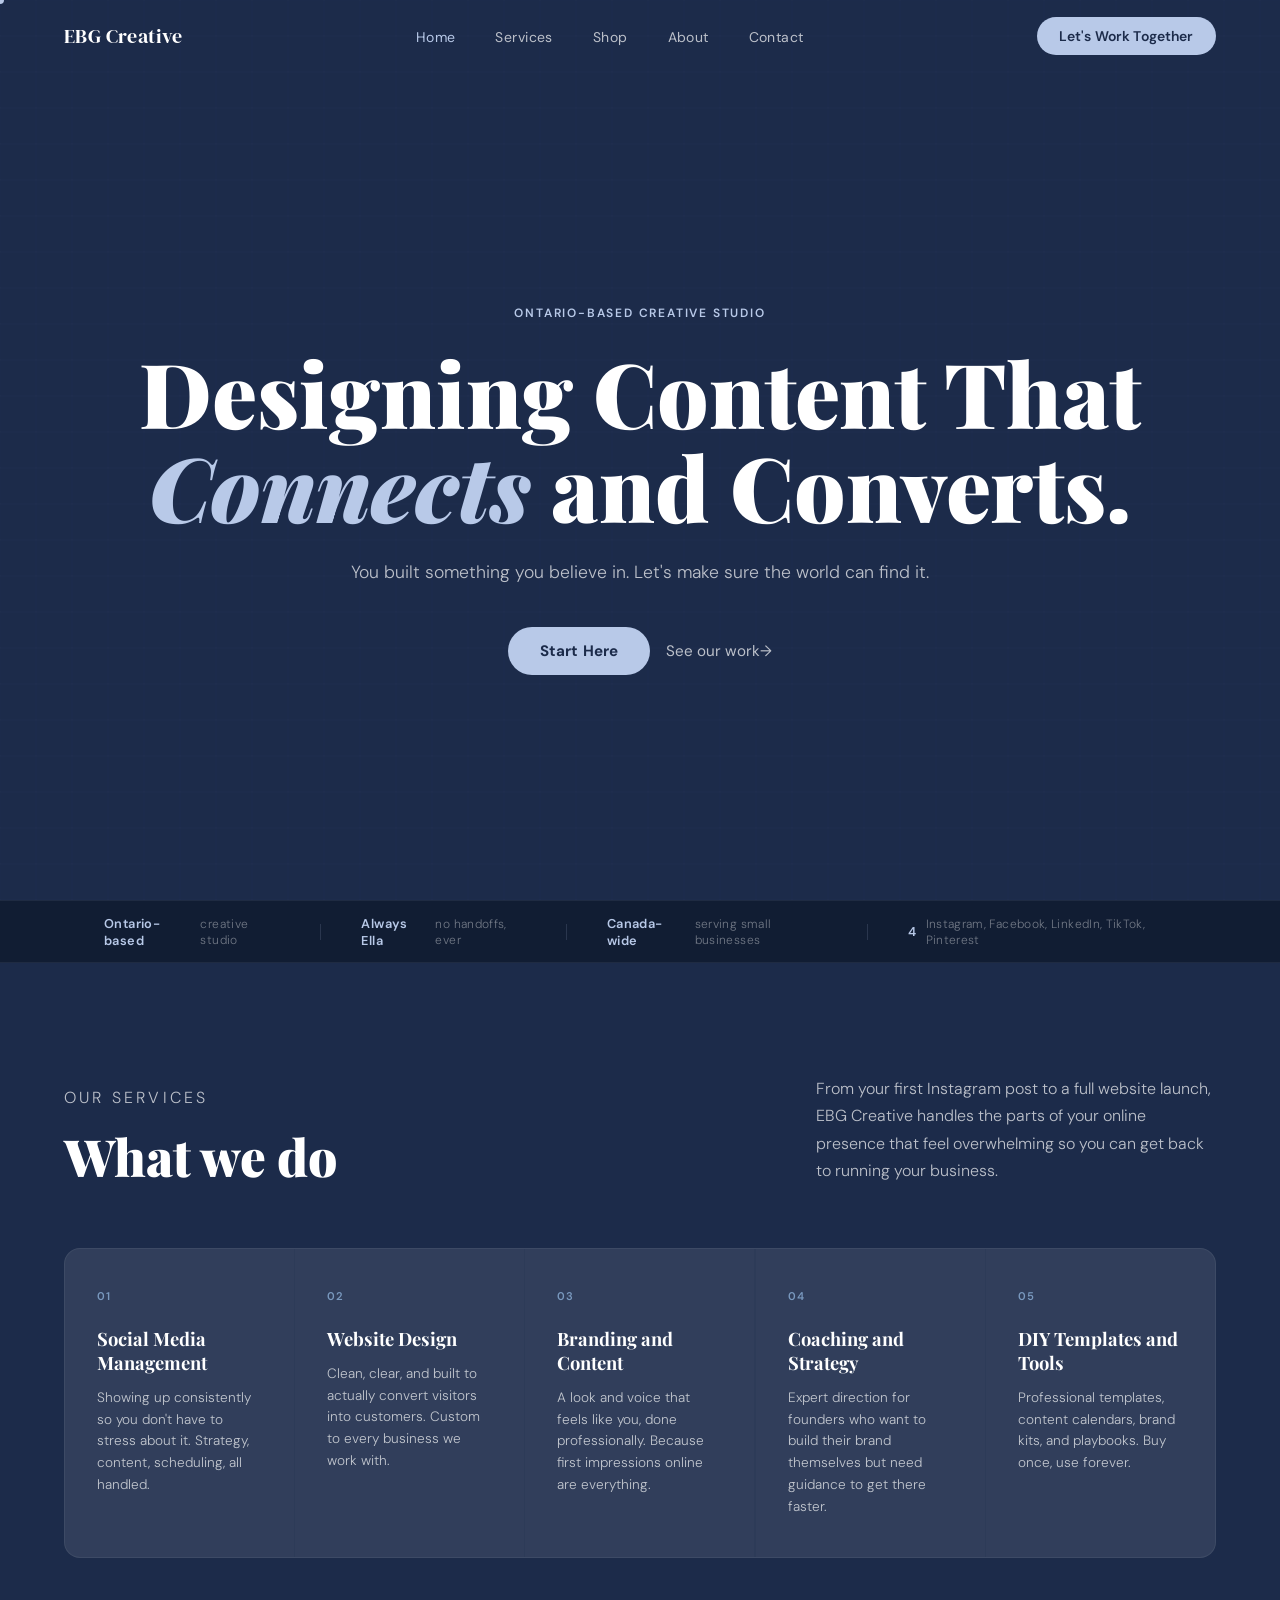
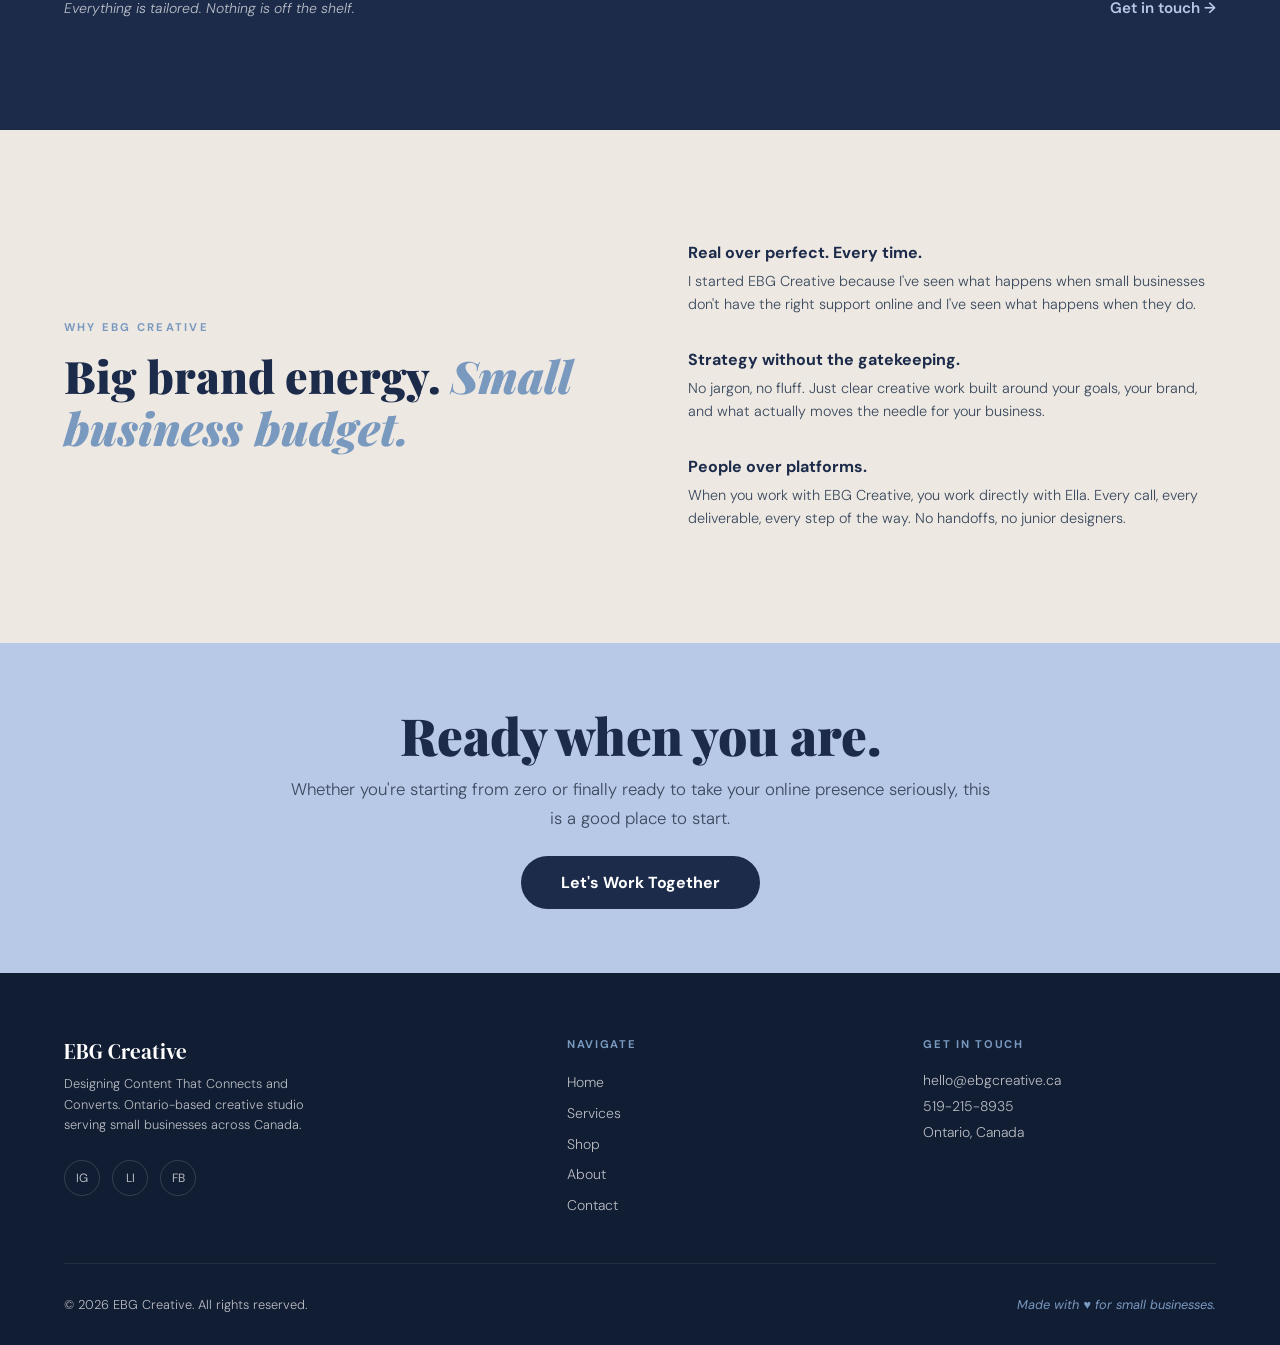
<file: index.html>
<!DOCTYPE html>
<html lang="en">
<head>
  <meta charset="UTF-8">
  <meta name="viewport" content="width=device-width, initial-scale=1.0">
  <title>EBG Creative — Designing Content That Connects and Converts</title>
  <meta name="description" content="EBG Creative helps small businesses show up online through social media management, website design, branding, and content strategy. Ontario-based, Canada-wide.">
  <link rel="stylesheet" href="css/style.css">
</head>
<body>

  <div class="cursor"></div>
  <div class="cursor-follower"></div>

  <nav>
    <a href="index.html" class="nav-logo">EBG Creative</a>
    <ul class="nav-links">
      <li><a href="index.html">Home</a></li>
      <li><a href="pages/services.html">Services</a></li>
      <li><a href="pages/shop.html">Shop</a></li>
      <li><a href="pages/about.html">About</a></li>
      <li><a href="pages/contact.html">Contact</a></li>
    </ul>
    <a href="pages/contact.html" class="nav-cta">Let's Work Together</a>
  </nav>

  <section class="hero grid-hero-wrap" id="gridHero">
    <canvas class="grid-canvas" id="gridCanvas"></canvas>
    <div class="hero-grid" style="grid-template-columns:1fr;text-align:center;max-width:1100px;">
      <div class="hero-content" style="position:relative;z-index:2;">
        <p class="hero-label">Ontario-based creative studio</p>
        <h1 style="font-size:clamp(3.5rem,7vw,6.5rem);">Designing Content That <em>Connects</em> and Converts.</h1>
        <p class="hero-sub" style="margin-left:auto;margin-right:auto;max-width:100%;">You built something you believe in. Let's make sure the world can find it.</p>
        <div class="hero-actions" style="justify-content:center;">
          <a href="pages/contact.html" class="btn-primary">Start Here</a>
          <a href="pages/services.html" class="btn-ghost">See our work</a>
        </div>
      </div>
      </div>
    </div>
  </section>

  <div class="stats-strip">
    <div class="stat-item"><span class="stat-value">Ontario-based</span><span class="stat-label">creative studio</span></div>
    <div class="stat-divider"></div>
    <div class="stat-item"><span class="stat-value">Always Ella</span><span class="stat-label">no handoffs, ever</span></div>
    <div class="stat-divider"></div>
    <div class="stat-item"><span class="stat-value">Canada-wide</span><span class="stat-label">serving small businesses</span></div>
    <div class="stat-divider"></div>
    <div class="stat-item"><span class="stat-value">5 platforms</span><span class="stat-label">Instagram, Facebook, LinkedIn, TikTok, Pinterest</span></div>
  </div>

  <section class="services-section">
    <div class="services-intro reveal">
      <div>
        <p class="section-label">Our Services</p>
        <h2 class="section-title light">What we do</h2>
      </div>
      <p>From your first Instagram post to a full website launch, EBG Creative handles the parts of your online presence that feel overwhelming so you can get back to running your business.</p>
    </div>
    <div class="services-grid">
      <div class="service-item reveal">
        <p class="service-number">01</p>
        <p class="service-name">Social Media Management</p>
        <p class="service-desc">Showing up consistently so you don't have to stress about it. Strategy, content, scheduling, all handled.</p>
      </div>
      <div class="service-item reveal reveal-delay-1">
        <p class="service-number">02</p>
        <p class="service-name">Website Design</p>
        <p class="service-desc">Clean, clear, and built to actually convert visitors into customers. Custom to every business we work with.</p>
      </div>
      <div class="service-item reveal reveal-delay-2">
        <p class="service-number">03</p>
        <p class="service-name">Branding and Content</p>
        <p class="service-desc">A look and voice that feels like you, done professionally. Because first impressions online are everything.</p>
      </div>
      <div class="service-item reveal reveal-delay-3">
        <p class="service-number">04</p>
        <p class="service-name">Coaching and Strategy</p>
        <p class="service-desc">Expert direction for founders who want to build their brand themselves but need guidance to get there faster.</p>
      </div>
      <div class="service-item reveal reveal-delay-4">
        <p class="service-number">05</p>
        <p class="service-name">DIY Templates and Tools</p>
        <p class="service-desc">Professional templates, content calendars, brand kits, and playbooks. Buy once, use forever.</p>
      </div>
    </div>
    <div class="services-footer reveal">
      <p class="services-note">Everything is tailored. Nothing is off the shelf.</p>
      <a href="pages/contact.html" class="text-link">Get in touch →</a>
    </div>
  </section>

  <section class="why-section">
    <div class="why-inner">
      <div class="reveal">
        <p class="section-label">Why EBG Creative</p>
        <h2 class="why-statement">Big brand energy. <em>Small business budget.</em></h2>
      </div>
      <div class="why-points">
        <div class="why-point reveal reveal-delay-1">
          <p class="why-point-title">Real over perfect. Every time.</p>
          <p class="why-point-text">I started EBG Creative because I've seen what happens when small businesses don't have the right support online and I've seen what happens when they do.</p>
        </div>
        <div class="why-point reveal reveal-delay-2">
          <p class="why-point-title">Strategy without the gatekeeping.</p>
          <p class="why-point-text">No jargon, no fluff. Just clear creative work built around your goals, your brand, and what actually moves the needle for your business.</p>
        </div>
        <div class="why-point reveal reveal-delay-3">
          <p class="why-point-title">People over platforms.</p>
          <p class="why-point-text">When you work with EBG Creative, you work directly with Ella. Every call, every deliverable, every step of the way. No handoffs, no junior designers.</p>
        </div>
      </div>
    </div>
  </section>

  <section class="cta-section">
    <div class="cta-inner reveal">
      <h2>Ready when you are.</h2>
      <p>Whether you're starting from zero or finally ready to take your online presence seriously, this is a good place to start.</p>
      <a href="pages/contact.html" class="btn-dark">Let's Work Together</a>
    </div>
  </section>

  <footer>
    <div class="footer-top">
      <div>
        <p class="footer-brand-name">EBG Creative</p>
        <p class="footer-tagline">Designing Content That Connects and Converts. Ontario-based creative studio serving small businesses across Canada.</p>
        <div class="footer-socials">
          <a href="https://instagram.com/ebg.creative" target="_blank" class="social-link" aria-label="Instagram">IG</a>
          <a href="#" class="social-link" aria-label="LinkedIn">LI</a>
          <a href="#" class="social-link" aria-label="Facebook">FB</a>
        </div>
      </div>
      <div class="footer-col">
        <h4>Navigate</h4>
        <ul>
          <li><a href="index.html">Home</a></li>
          <li><a href="pages/services.html">Services</a></li>
          <li><a href="pages/shop.html">Shop</a></li>
          <li><a href="pages/about.html">About</a></li>
          <li><a href="pages/contact.html">Contact</a></li>
        </ul>
      </div>
      <div class="footer-col">
        <h4>Get in Touch</h4>
        <p class="footer-contact-item"><a href="mailto:hello@ebgcreative.ca">hello@ebgcreative.ca</a></p>
        <p class="footer-contact-item"><a href="tel:+15192158935">519-215-8935</a></p>
        <p class="footer-contact-item">Ontario, Canada</p>
      </div>
    </div>
    <div class="footer-bottom">
      <p class="footer-copy">© 2026 EBG Creative. All rights reserved.</p>
      <p class="footer-heart">Made with ♥ for small businesses.</p>
    </div>
  </footer>

  <style>
  .grid-hero-wrap { position: relative; overflow: hidden; }
  .grid-canvas { position: absolute; inset: 0; width: 100%; height: 100%; display: block; z-index: 0; pointer-events: none; }
  .hero-placeholder { display: flex; align-items: center; justify-content: center; height: 100%; }
  .placeholder-box { background: rgba(184,201,232,0.08); border: 1.5px dashed rgba(184,201,232,0.3); border-radius: 20px; display: flex; align-items: center; justify-content: center; text-align: center; padding: 2rem; }
  .placeholder-box.tall { width: 100%; max-width: 420px; min-height: 480px; }
  .placeholder-box span { font-size: 0.8rem; font-weight: 500; letter-spacing: 0.08em; text-transform: uppercase; color: rgba(184,201,232,0.5); }
  </style>

  <script>
  (function() {
    var wrap = document.getElementById('gridHero');
    var canvas = document.getElementById('gridCanvas');
    var ctx = canvas.getContext('2d');
    var mouse = { x: -999, y: -999 };
    var SIZE = 36;
    var cells = [];
    var cols, rows;
    function resize() {
      canvas.width = wrap.offsetWidth;
      canvas.height = wrap.offsetHeight;
      initGrid();
    }
    function initGrid() {
      cols = Math.ceil(canvas.width / SIZE) + 1;
      rows = Math.ceil(canvas.height / SIZE) + 1;
      cells = [];
      var colors = ['#B8C9E8','#A0B4D6','#7A99BF','#D6E0F0'];
      for (var r = 0; r < rows; r++) {
        for (var c = 0; c < cols; c++) {
          cells.push({ x: c*SIZE, y: r*SIZE, lit: 0, target: 0, delay: Math.random()*Math.PI*2, color: colors[Math.floor(Math.random()*colors.length)] });
        }
      }
    }
    resize();
    window.addEventListener('resize', resize);
    wrap.addEventListener('mousemove', function(e) { var r = wrap.getBoundingClientRect(); mouse.x = e.clientX-r.left; mouse.y = e.clientY-r.top; });
    wrap.addEventListener('mouseleave', function() { mouse.x = -999; mouse.y = -999; });
    var t = 0;
    function loop() {
      ctx.clearRect(0,0,canvas.width,canvas.height);
      t += 0.018;
      for (var i = 0; i < cells.length; i++) {
        var cell = cells[i];
        var cx = cell.x+SIZE/2, cy = cell.y+SIZE/2;
        var dx = mouse.x-cx, dy = mouse.y-cy;
        var dist = Math.sqrt(dx*dx+dy*dy);
        if (dist < 130) { cell.target = 1-dist/130; } else { cell.target = Math.max(0, Math.sin(t*0.5+cell.delay)*0.04); }
        cell.lit += (cell.target-cell.lit)*0.1;
        if (cell.lit > 0.012) {
          var shrink = cell.lit*7;
          ctx.save(); ctx.fillStyle = cell.color; ctx.globalAlpha = cell.lit*0.8;
          ctx.fillRect(cell.x+shrink, cell.y+shrink, SIZE-shrink*2-1, SIZE-shrink*2-1);
          ctx.restore();
        }
        ctx.save(); ctx.strokeStyle='#B8C9E8'; ctx.globalAlpha=0.035+cell.lit*0.07; ctx.lineWidth=0.5;
        ctx.strokeRect(cell.x,cell.y,SIZE,SIZE); ctx.restore();
      }
      requestAnimationFrame(loop);
    }
    loop();
  })();
  </script>
  <script src="js/main.js"></script>
</body>
</html>
</file>
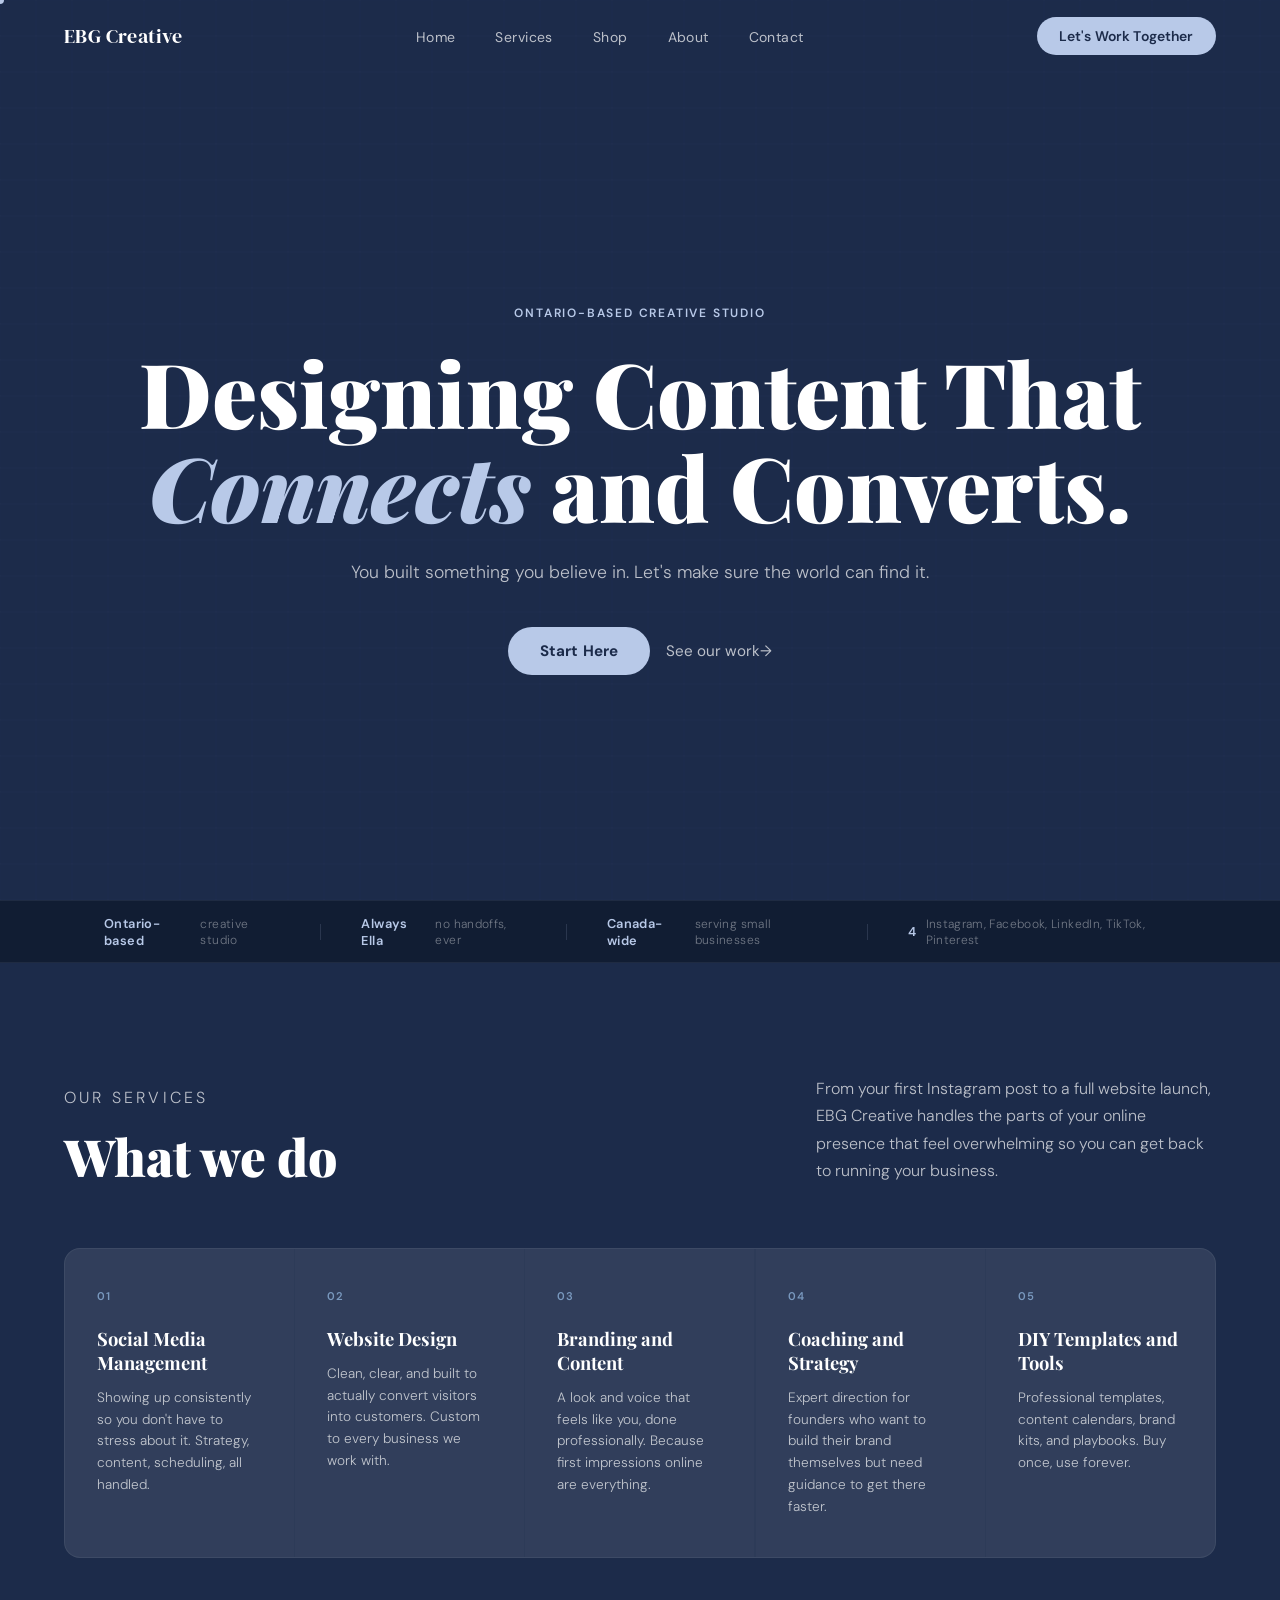
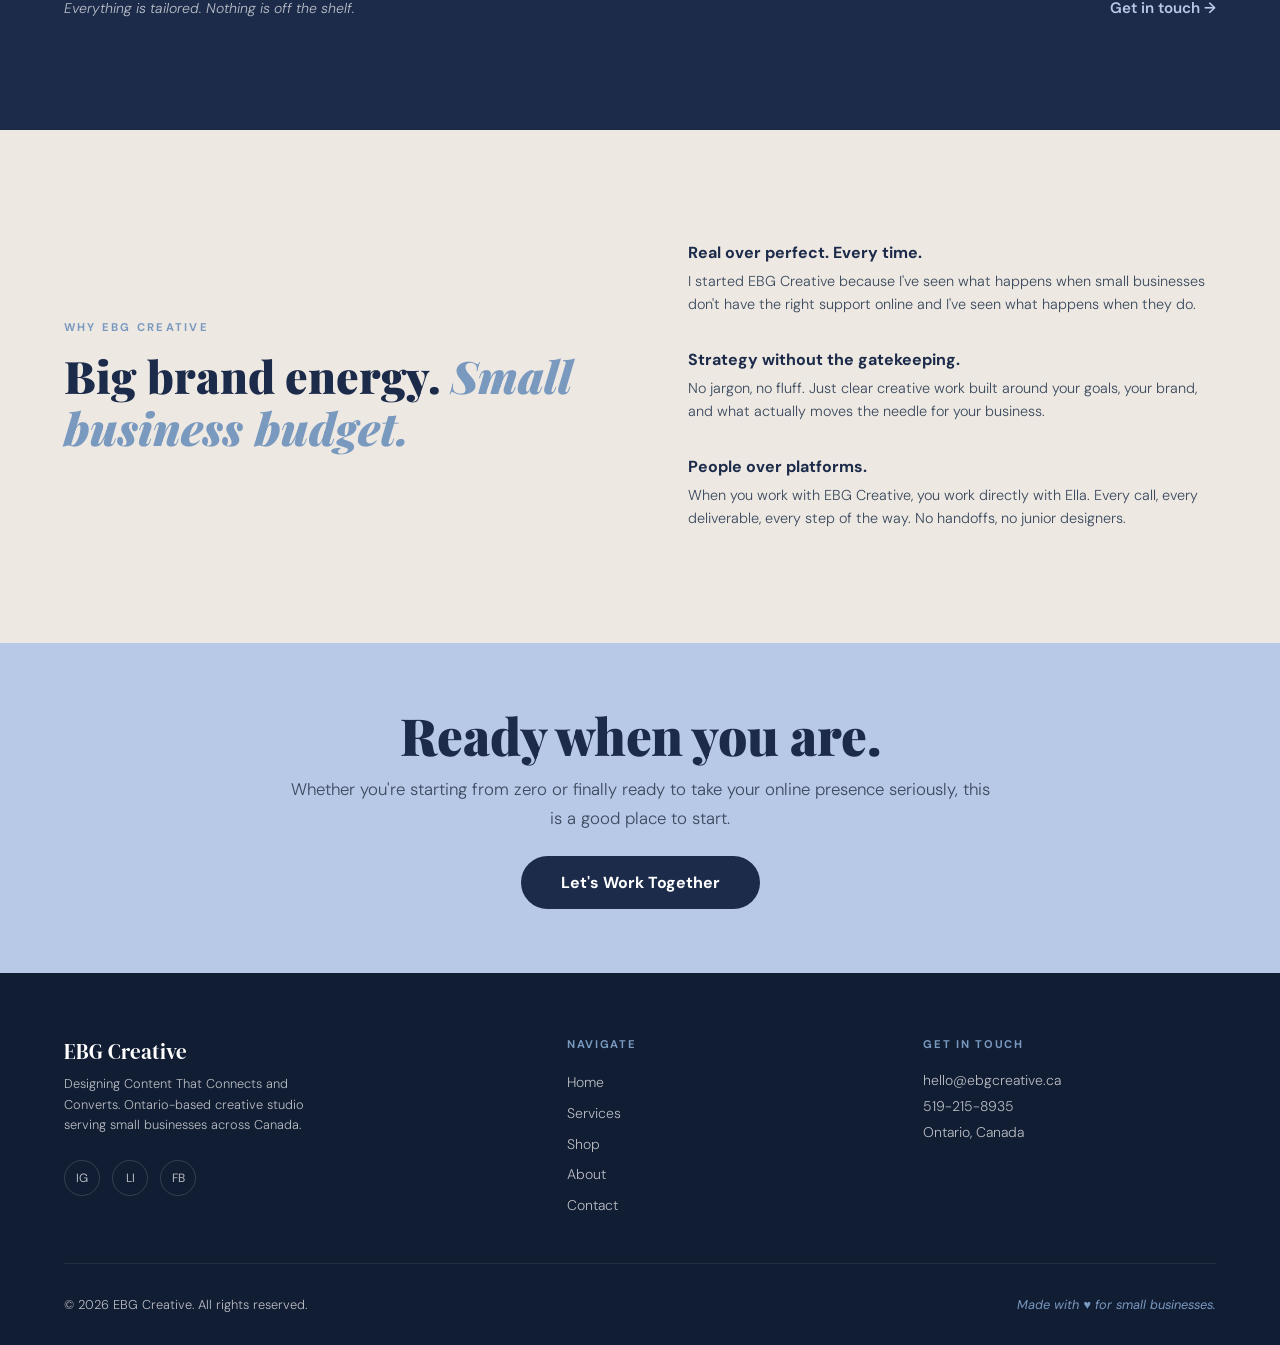
<file: index (10).html>
<!DOCTYPE html>
<html lang="en">
<head>
  <meta charset="UTF-8">
  <meta name="viewport" content="width=device-width, initial-scale=1.0">
  <title>EBG Creative — Designing Content That Connects and Converts</title>
  <meta name="description" content="EBG Creative helps small businesses show up online through social media management, website design, branding, and content strategy. Ontario-based, Canada-wide.">
  <link rel="stylesheet" href="css/style.css">
</head>
<body>

  <div class="cursor"></div>
  <div class="cursor-follower"></div>

  <nav>
    <a href="index.html" class="nav-logo">EBG Creative</a>
    <ul class="nav-links">
      <li><a href="index.html">Home</a></li>
      <li><a href="pages/services.html">Services</a></li>
      <li><a href="pages/shop.html">Shop</a></li>
      <li><a href="pages/about.html">About</a></li>
      <li><a href="pages/contact.html">Contact</a></li>
    </ul>
    <a href="pages/contact.html" class="nav-cta">Let's Work Together</a>
  </nav>

  <section class="hero grid-hero-wrap" id="gridHero">
    <canvas class="grid-canvas" id="gridCanvas"></canvas>
    <div class="hero-grid" style="grid-template-columns:1fr;text-align:center;max-width:1100px;">
      <div class="hero-content" style="position:relative;z-index:2;">
        <p class="hero-label">Ontario-based creative studio</p>
        <h1 style="font-size:clamp(3.5rem,7vw,6.5rem);">Designing Content That<br><em>Connects</em> and Converts.</h1>
        <p class="hero-sub" style="margin-left:auto;margin-right:auto;max-width:100%;">You built something you believe in. Let's make sure the world can find it.</p>
        <div class="hero-actions" style="justify-content:center;">
          <a href="pages/contact.html" class="btn-primary">Start Here</a>
          <a href="pages/services.html" class="btn-ghost">See our work</a>
        </div>
      </div>
      </div>
    </div>
  </section>

  <div class="stats-strip">
    <div class="stat-item"><span class="stat-value">Ontario-based</span><span class="stat-label">creative studio</span></div>
    <div class="stat-divider"></div>
    <div class="stat-item"><span class="stat-value">Always Ella</span><span class="stat-label">no handoffs, ever</span></div>
    <div class="stat-divider"></div>
    <div class="stat-item"><span class="stat-value">Canada-wide</span><span class="stat-label">serving small businesses</span></div>
    <div class="stat-divider"></div>
    <div class="stat-item"><span class="stat-value">5 platforms</span><span class="stat-label">Instagram, Facebook, LinkedIn, TikTok, Pinterest</span></div>
  </div>

  <section class="services-section">
    <div class="services-intro reveal">
      <div>
        <p class="section-label">Our Services</p>
        <h2 class="section-title light">What we do</h2>
      </div>
      <p>From your first Instagram post to a full website launch, EBG Creative handles the parts of your online presence that feel overwhelming so you can get back to running your business.</p>
    </div>
    <div class="services-grid">
      <div class="service-item reveal">
        <p class="service-number">01</p>
        <p class="service-name">Social Media Management</p>
        <p class="service-desc">Showing up consistently so you don't have to stress about it. Strategy, content, scheduling, all handled.</p>
      </div>
      <div class="service-item reveal reveal-delay-1">
        <p class="service-number">02</p>
        <p class="service-name">Website Design</p>
        <p class="service-desc">Clean, clear, and built to actually convert visitors into customers. Custom to every business we work with.</p>
      </div>
      <div class="service-item reveal reveal-delay-2">
        <p class="service-number">03</p>
        <p class="service-name">Branding and Content</p>
        <p class="service-desc">A look and voice that feels like you, done professionally. Because first impressions online are everything.</p>
      </div>
      <div class="service-item reveal reveal-delay-3">
        <p class="service-number">04</p>
        <p class="service-name">Coaching and Strategy</p>
        <p class="service-desc">Expert direction for founders who want to build their brand themselves but need guidance to get there faster.</p>
      </div>
      <div class="service-item reveal reveal-delay-4">
        <p class="service-number">05</p>
        <p class="service-name">DIY Templates and Tools</p>
        <p class="service-desc">Professional templates, content calendars, brand kits, and playbooks. Buy once, use forever.</p>
      </div>
    </div>
    <div class="services-footer reveal">
      <p class="services-note">Everything is tailored. Nothing is off the shelf.</p>
      <a href="pages/contact.html" class="text-link">Get in touch →</a>
    </div>
  </section>

  <section class="why-section">
    <div class="why-inner">
      <div class="reveal">
        <p class="section-label">Why EBG Creative</p>
        <h2 class="why-statement">Big brand energy. <em>Small business budget.</em></h2>
      </div>
      <div class="why-points">
        <div class="why-point reveal reveal-delay-1">
          <p class="why-point-title">Real over perfect. Every time.</p>
          <p class="why-point-text">I started EBG Creative because I've seen what happens when small businesses don't have the right support online and I've seen what happens when they do.</p>
        </div>
        <div class="why-point reveal reveal-delay-2">
          <p class="why-point-title">Strategy without the gatekeeping.</p>
          <p class="why-point-text">No jargon, no fluff. Just clear creative work built around your goals, your brand, and what actually moves the needle for your business.</p>
        </div>
        <div class="why-point reveal reveal-delay-3">
          <p class="why-point-title">People over platforms.</p>
          <p class="why-point-text">When you work with EBG Creative, you work directly with Ella. Every call, every deliverable, every step of the way. No handoffs, no junior designers.</p>
        </div>
      </div>
    </div>
  </section>

  <section class="cta-section">
    <div class="cta-inner reveal">
      <h2>Ready when you are.</h2>
      <p>Whether you're starting from zero or finally ready to take your online presence seriously, this is a good place to start.</p>
      <a href="pages/contact.html" class="btn-dark">Let's Work Together</a>
    </div>
  </section>

  <footer>
    <div class="footer-top">
      <div>
        <p class="footer-brand-name">EBG Creative</p>
        <p class="footer-tagline">Designing Content That Connects and Converts. Ontario-based creative studio serving small businesses across Canada.</p>
        <div class="footer-socials">
          <a href="https://instagram.com/ebg.creative" target="_blank" class="social-link" aria-label="Instagram">IG</a>
          <a href="#" class="social-link" aria-label="LinkedIn">LI</a>
          <a href="#" class="social-link" aria-label="Facebook">FB</a>
        </div>
      </div>
      <div class="footer-col">
        <h4>Navigate</h4>
        <ul>
          <li><a href="index.html">Home</a></li>
          <li><a href="pages/services.html">Services</a></li>
          <li><a href="pages/shop.html">Shop</a></li>
          <li><a href="pages/about.html">About</a></li>
          <li><a href="pages/contact.html">Contact</a></li>
        </ul>
      </div>
      <div class="footer-col">
        <h4>Get in Touch</h4>
        <p class="footer-contact-item"><a href="mailto:hello@ebgcreative.ca">hello@ebgcreative.ca</a></p>
        <p class="footer-contact-item"><a href="tel:+15192158935">519-215-8935</a></p>
        <p class="footer-contact-item">Ontario, Canada</p>
      </div>
    </div>
    <div class="footer-bottom">
      <p class="footer-copy">© 2026 EBG Creative. All rights reserved.</p>
      <p class="footer-heart">Made with ♥ for small businesses.</p>
    </div>
  </footer>

  <style>
  .grid-hero-wrap { position: relative; overflow: hidden; }
  .grid-canvas { position: absolute; inset: 0; width: 100%; height: 100%; display: block; z-index: 0; pointer-events: none; }
  .hero-placeholder { display: flex; align-items: center; justify-content: center; height: 100%; }
  .placeholder-box { background: rgba(184,201,232,0.08); border: 1.5px dashed rgba(184,201,232,0.3); border-radius: 20px; display: flex; align-items: center; justify-content: center; text-align: center; padding: 2rem; }
  .placeholder-box.tall { width: 100%; max-width: 420px; min-height: 480px; }
  .placeholder-box span { font-size: 0.8rem; font-weight: 500; letter-spacing: 0.08em; text-transform: uppercase; color: rgba(184,201,232,0.5); }
  </style>

  <script>
  (function() {
    var wrap = document.getElementById('gridHero');
    var canvas = document.getElementById('gridCanvas');
    var ctx = canvas.getContext('2d');
    var mouse = { x: -999, y: -999 };
    var SIZE = 36;
    var cells = [];
    var cols, rows;
    function resize() {
      canvas.width = wrap.offsetWidth;
      canvas.height = wrap.offsetHeight;
      initGrid();
    }
    function initGrid() {
      cols = Math.ceil(canvas.width / SIZE) + 1;
      rows = Math.ceil(canvas.height / SIZE) + 1;
      cells = [];
      var colors = ['#B8C9E8','#A0B4D6','#7A99BF','#D6E0F0'];
      for (var r = 0; r < rows; r++) {
        for (var c = 0; c < cols; c++) {
          cells.push({ x: c*SIZE, y: r*SIZE, lit: 0, target: 0, delay: Math.random()*Math.PI*2, color: colors[Math.floor(Math.random()*colors.length)] });
        }
      }
    }
    resize();
    window.addEventListener('resize', resize);
    wrap.addEventListener('mousemove', function(e) { var r = wrap.getBoundingClientRect(); mouse.x = e.clientX-r.left; mouse.y = e.clientY-r.top; });
    wrap.addEventListener('mouseleave', function() { mouse.x = -999; mouse.y = -999; });
    var t = 0;
    function loop() {
      ctx.clearRect(0,0,canvas.width,canvas.height);
      t += 0.018;
      for (var i = 0; i < cells.length; i++) {
        var cell = cells[i];
        var cx = cell.x+SIZE/2, cy = cell.y+SIZE/2;
        var dx = mouse.x-cx, dy = mouse.y-cy;
        var dist = Math.sqrt(dx*dx+dy*dy);
        if (dist < 130) { cell.target = 1-dist/130; } else { cell.target = Math.max(0, Math.sin(t*0.5+cell.delay)*0.04); }
        cell.lit += (cell.target-cell.lit)*0.1;
        if (cell.lit > 0.012) {
          var shrink = cell.lit*7;
          ctx.save(); ctx.fillStyle = cell.color; ctx.globalAlpha = cell.lit*0.8;
          ctx.fillRect(cell.x+shrink, cell.y+shrink, SIZE-shrink*2-1, SIZE-shrink*2-1);
          ctx.restore();
        }
        ctx.save(); ctx.strokeStyle='#B8C9E8'; ctx.globalAlpha=0.035+cell.lit*0.07; ctx.lineWidth=0.5;
        ctx.strokeRect(cell.x,cell.y,SIZE,SIZE); ctx.restore();
      }
      requestAnimationFrame(loop);
    }
    loop();
  })();
  </script>
  <script src="js/main.js"></script>
</body>
</html>
</file>
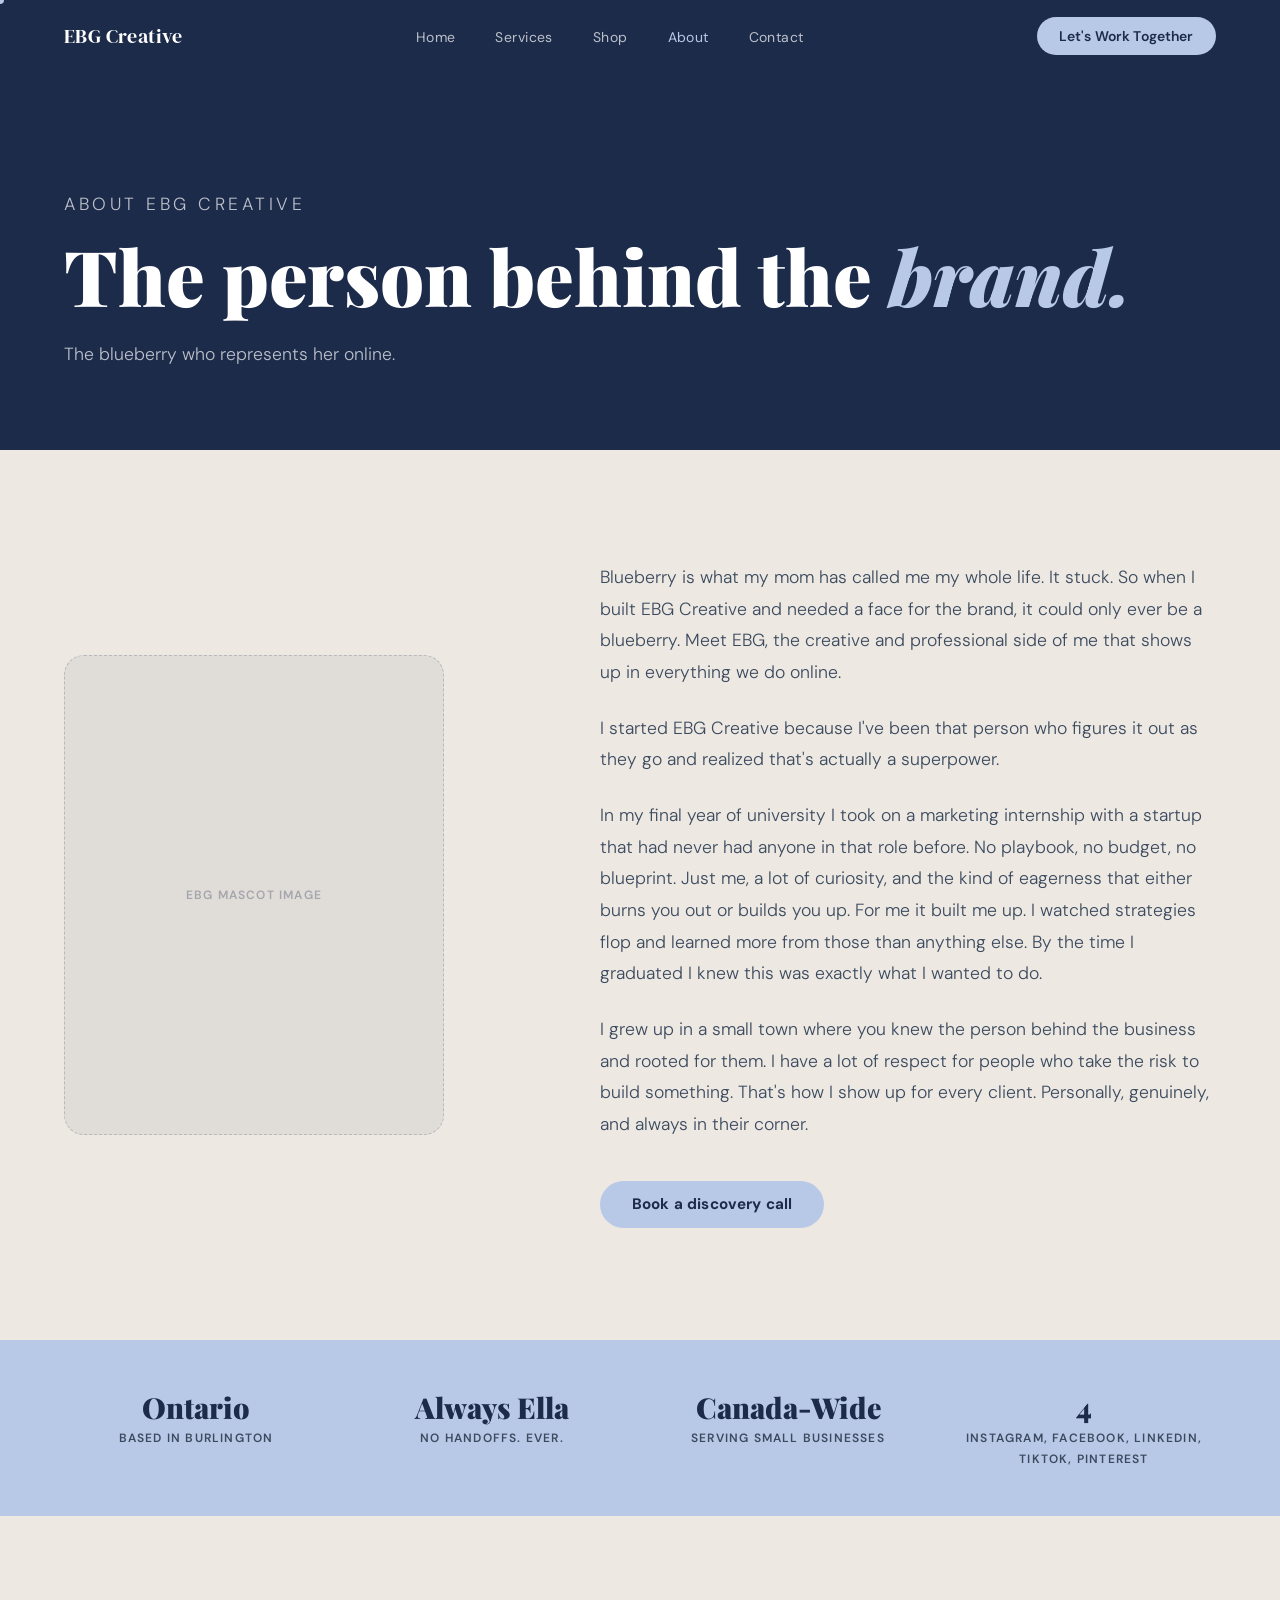
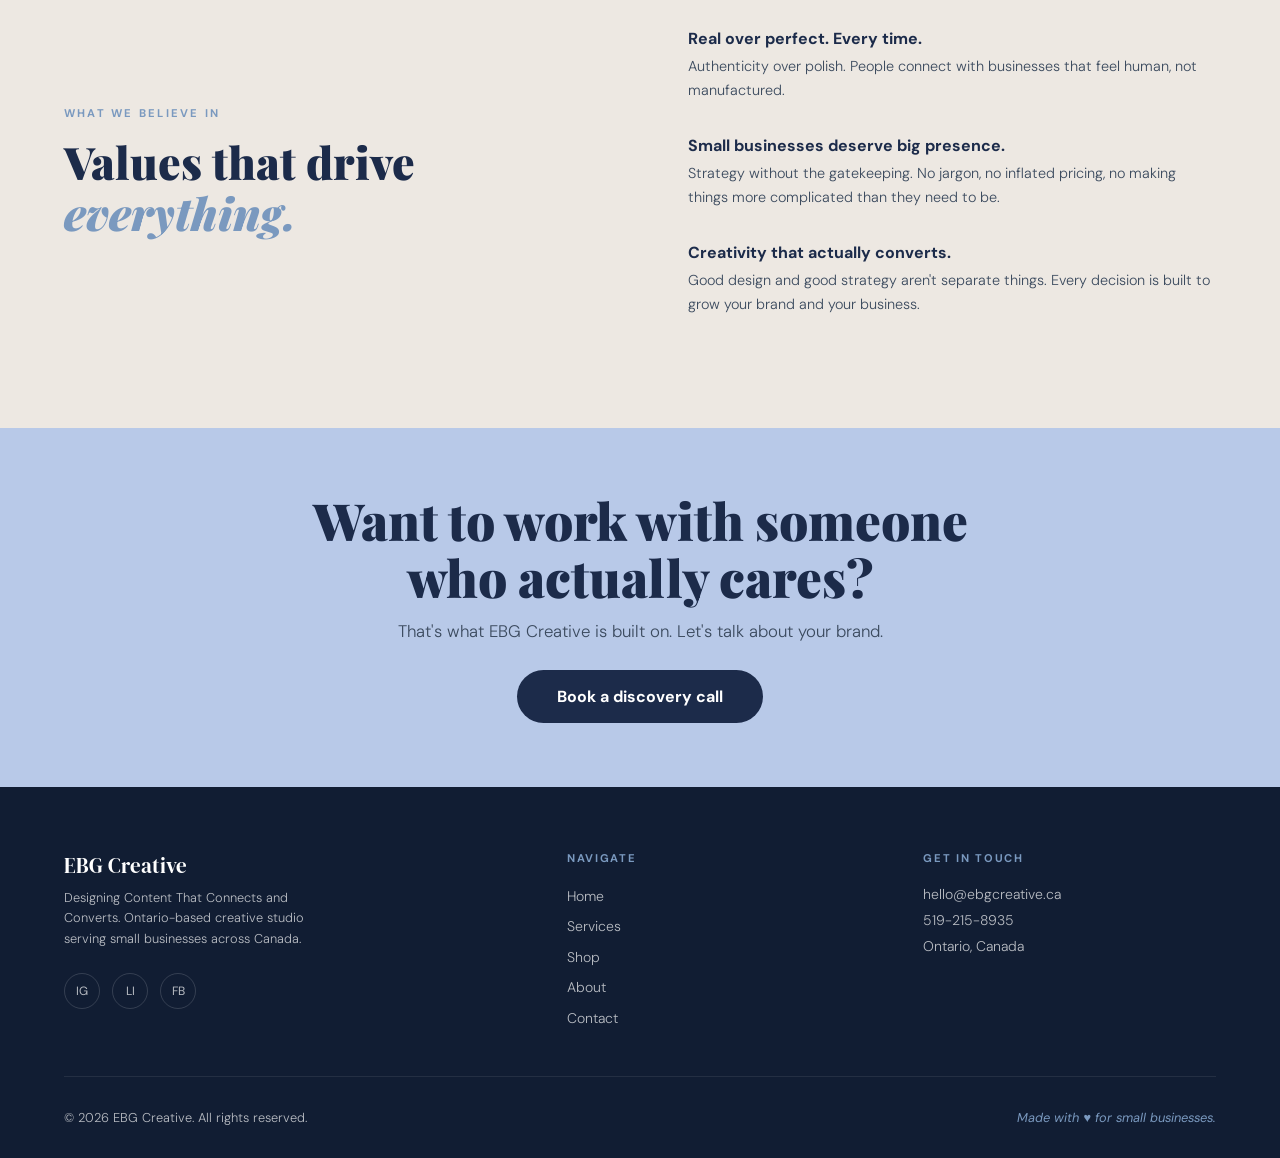
<file: pages/about.html>
<!DOCTYPE html>
<html lang="en">
<head>
  <meta charset="UTF-8">
  <meta name="viewport" content="width=device-width, initial-scale=1.0">
  <title>About — EBG Creative</title>
  <meta name="description" content="EBG Creative is a one-woman creative studio run by Ella-Blue Gamoyda, based in Ontario, Canada.">
  <link rel="stylesheet" href="../css/style.css">
</head>
<body class="light-page">

  <div class="cursor"></div>
  <div class="cursor-follower"></div>

  <nav>
    <a href="../index.html" class="nav-logo">EBG Creative</a>
    <ul class="nav-links">
      <li><a href="../index.html">Home</a></li>
      <li><a href="services.html">Services</a></li>
      <li><a href="shop.html">Shop</a></li>
      <li><a href="about.html">About</a></li>
      <li><a href="contact.html">Contact</a></li>
    </ul>
    <a href="contact.html" class="nav-cta">Let's Work Together</a>
  </nav>

  <div class="page-hero">
    <div class="page-hero-inner">
      <p class="section-label">About EBG Creative</p>
      <h1>The person behind the <em>brand.</em></h1>
      <p>The blueberry who represents her online.</p>
    </div>
  </div>

  <section class="about-story">
    <div class="about-story-inner">
      <div class="reveal">
        <div class="placeholder-box tall-light">
          <span>EBG mascot image</span>
        </div>
      </div>
      <div class="about-paras reveal reveal-delay-1">
        <p>Blueberry is what my mom has called me my whole life. It stuck. So when I built EBG Creative and needed a face for the brand, it could only ever be a blueberry. Meet EBG, the creative and professional side of me that shows up in everything we do online.</p>
        <p>I started EBG Creative because I've been that person who figures it out as they go and realized that's actually a superpower.</p>
        <p>In my final year of university I took on a marketing internship with a startup that had never had anyone in that role before. No playbook, no budget, no blueprint. Just me, a lot of curiosity, and the kind of eagerness that either burns you out or builds you up. For me it built me up. I watched strategies flop and learned more from those than anything else. By the time I graduated I knew this was exactly what I wanted to do.</p>
        <p>I grew up in a small town where you knew the person behind the business and rooted for them. I have a lot of respect for people who take the risk to build something. That's how I show up for every client. Personally, genuinely, and always in their corner.</p>
        <a href="contact.html" class="btn-primary" style="margin-top:1rem;display:inline-block;">Book a discovery call</a>
      </div>
    </div>
  </section>

  <div class="about-stats reveal">
    <div class="about-stat">
      <span class="about-stat-value">Ontario</span>
      <span class="about-stat-label">Based in Burlington</span>
    </div>
    <div class="about-stat">
      <span class="about-stat-value">Always Ella</span>
      <span class="about-stat-label">No handoffs. Ever.</span>
    </div>
    <div class="about-stat">
      <span class="about-stat-value">Canada-Wide</span>
      <span class="about-stat-label">Serving small businesses</span>
    </div>
    <div class="about-stat">
      <span class="about-stat-value">5 Platforms</span>
      <span class="about-stat-label">Instagram, Facebook, LinkedIn, TikTok, Pinterest</span>
    </div>
  </div>

  <section class="why-section">
    <div class="why-inner">
      <div class="reveal">
        <p class="section-label">What we believe in</p>
        <h2 class="why-statement">Values that drive <em>everything.</em></h2>
      </div>
      <div class="why-points">
        <div class="why-point reveal reveal-delay-1">
          <p class="why-point-title">Real over perfect. Every time.</p>
          <p class="why-point-text">Authenticity over polish. People connect with businesses that feel human, not manufactured.</p>
        </div>
        <div class="why-point reveal reveal-delay-2">
          <p class="why-point-title">Small businesses deserve big presence.</p>
          <p class="why-point-text">Strategy without the gatekeeping. No jargon, no inflated pricing, no making things more complicated than they need to be.</p>
        </div>
        <div class="why-point reveal reveal-delay-3">
          <p class="why-point-title">Creativity that actually converts.</p>
          <p class="why-point-text">Good design and good strategy aren't separate things. Every decision is built to grow your brand and your business.</p>
        </div>
      </div>
    </div>
  </section>

  <section class="cta-section">
    <div class="cta-inner reveal">
      <h2>Want to work with someone who actually cares?</h2>
      <p>That's what EBG Creative is built on. Let's talk about your brand.</p>
      <a href="contact.html" class="btn-dark">Book a discovery call</a>
    </div>
  </section>

  <footer>
    <div class="footer-top">
      <div>
        <p class="footer-brand-name">EBG Creative</p>
        <p class="footer-tagline">Designing Content That Connects and Converts. Ontario-based creative studio serving small businesses across Canada.</p>
        <div class="footer-socials">
          <a href="https://instagram.com/ebg.creative" target="_blank" class="social-link" aria-label="Instagram">IG</a>
          <a href="#" class="social-link" aria-label="LinkedIn">LI</a>
          <a href="#" class="social-link" aria-label="Facebook">FB</a>
        </div>
      </div>
      <div class="footer-col">
        <h4>Navigate</h4>
        <ul>
          <li><a href="../index.html">Home</a></li>
          <li><a href="services.html">Services</a></li>
          <li><a href="shop.html">Shop</a></li>
          <li><a href="about.html">About</a></li>
          <li><a href="contact.html">Contact</a></li>
        </ul>
      </div>
      <div class="footer-col">
        <h4>Get in Touch</h4>
        <p class="footer-contact-item"><a href="mailto:hello@ebgcreative.ca">hello@ebgcreative.ca</a></p>
        <p class="footer-contact-item"><a href="tel:+15192158935">519-215-8935</a></p>
        <p class="footer-contact-item">Ontario, Canada</p>
      </div>
    </div>
    <div class="footer-bottom">
      <p class="footer-copy">© 2026 EBG Creative. All rights reserved.</p>
      <p class="footer-heart">Made with ♥ for small businesses.</p>
    </div>
  </footer>

  <style>
  .placeholder-box { background: rgba(28,43,74,0.06); border: 1.5px dashed rgba(28,43,74,0.2); border-radius: 20px; display: flex; align-items: center; justify-content: center; text-align: center; padding: 2rem; }
  .placeholder-box.tall-light { width: 100%; max-width: 380px; min-height: 480px; }
  .placeholder-box span { font-size: 0.75rem; font-weight: 600; letter-spacing: 0.1em; text-transform: uppercase; color: rgba(28,43,74,0.3); }
  </style>

  <script src="../js/main.js"></script>
</body>
</html>
</file>
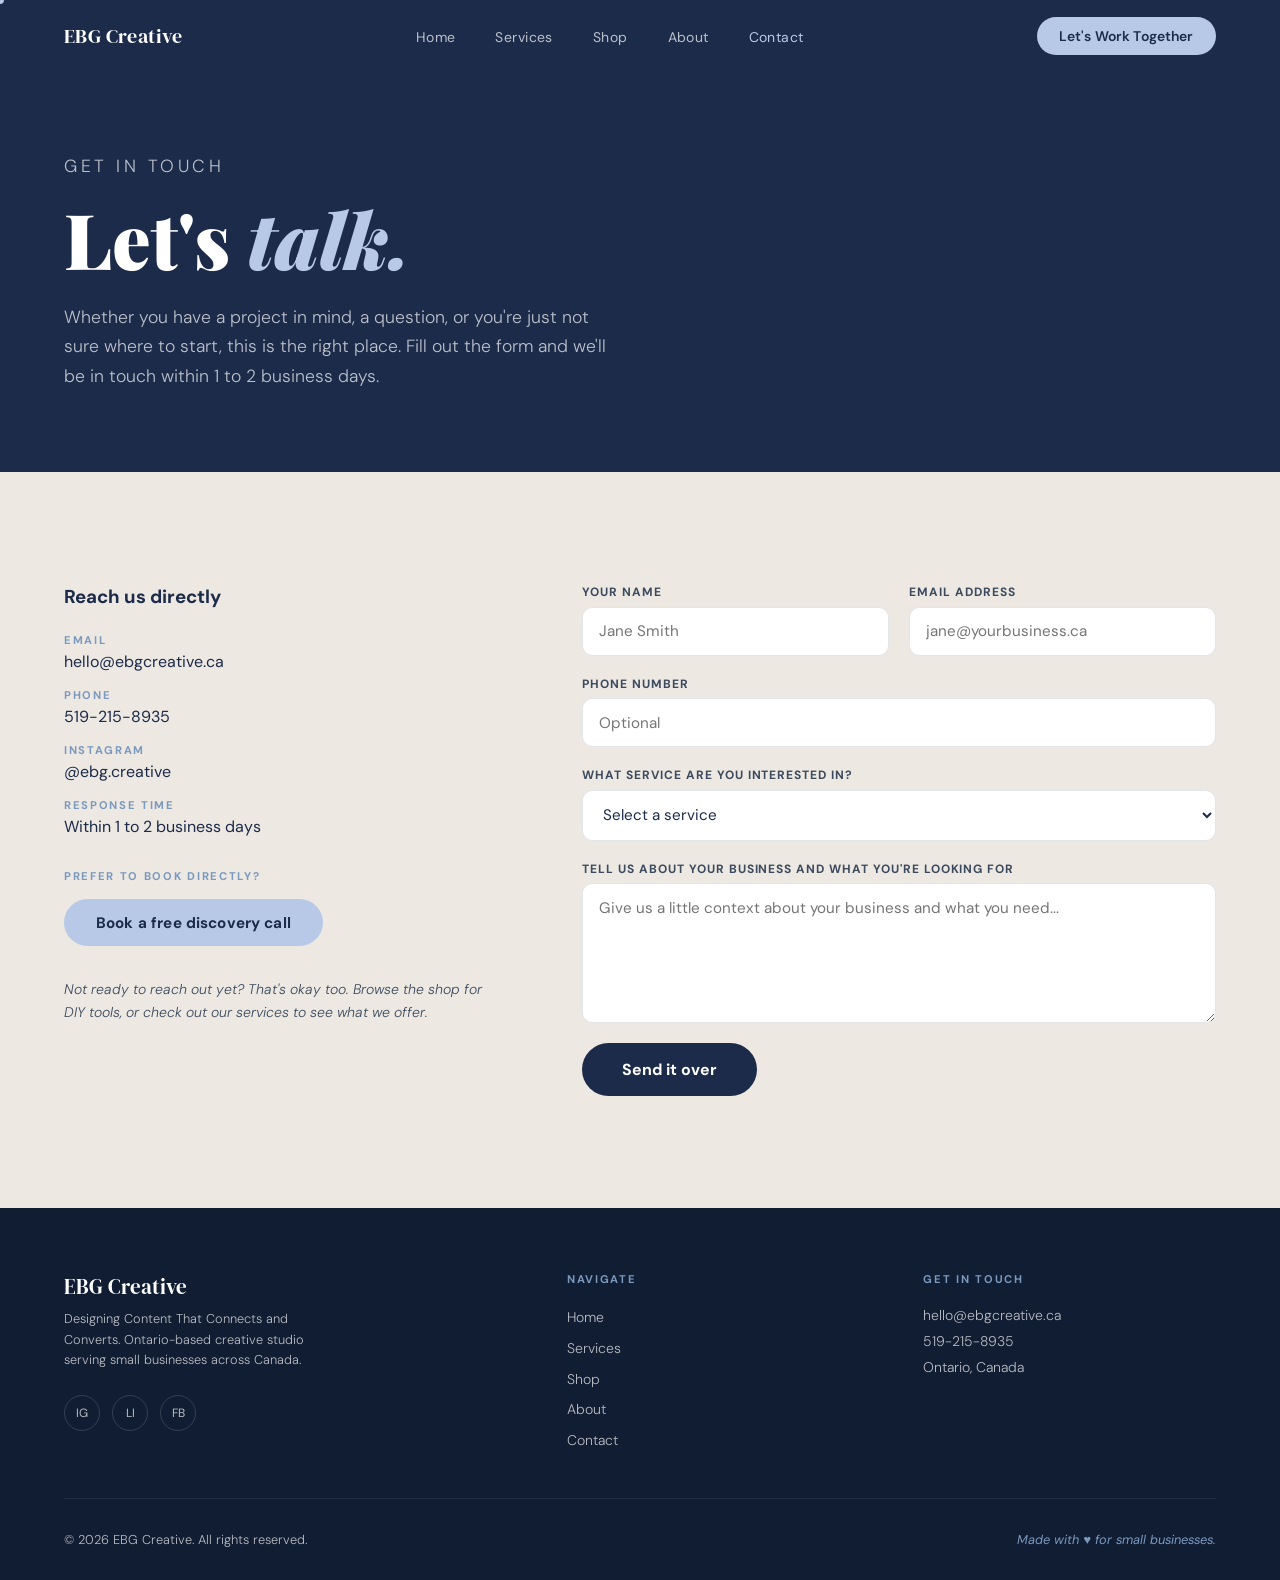
<file: pages/contact.html>
<!DOCTYPE html>
<html lang="en">
<head>
  <meta charset="UTF-8">
  <meta name="viewport" content="width=device-width, initial-scale=1.0">
  <title>Contact — EBG Creative</title>
  <meta name="description" content="Get in touch with EBG Creative. Based in Ontario, Canada, serving small businesses Canada-wide.">
  <link rel="stylesheet" href="../css/style.css">
</head>
<body class="light-page">

  <div class="cursor"></div>
  <div class="cursor-follower"></div>

  <nav>
    <a href="../index.html" class="nav-logo">EBG Creative</a>
    <ul class="nav-links">
      <li><a href="../index.html">Home</a></li>
      <li><a href="services.html">Services</a></li>
      <li><a href="shop.html">Shop</a></li>
      <li><a href="about.html">About</a></li>
      <li><a href="contact.html">Contact</a></li>
    </ul>
    <a href="contact.html" class="nav-cta">Let's Work Together</a>
  </nav>

  <div class="page-hero">
    <div class="page-hero-inner">
      <p class="section-label">Get in touch</p>
      <h1>Let's <em>talk.</em></h1>
      <p>Whether you have a project in mind, a question, or you're just not sure where to start, this is the right place. Fill out the form and we'll be in touch within 1 to 2 business days.</p>
    </div>
  </div>

  <section class="contact-body">
    <div class="contact-inner">
      <div class="reveal">
        <h3>Reach us directly</h3>
        <div class="contact-detail" style="margin-top:1.5rem;">
          <p class="contact-detail-label">Email</p>
          <p class="contact-detail-value"><a href="mailto:hello@ebgcreative.ca">hello@ebgcreative.ca</a></p>
        </div>
        <div class="contact-detail">
          <p class="contact-detail-label">Phone</p>
          <p class="contact-detail-value"><a href="tel:+15192158935">519-215-8935</a></p>
        </div>
        <div class="contact-detail">
          <p class="contact-detail-label">Instagram</p>
          <p class="contact-detail-value"><a href="https://instagram.com/ebg.creative" target="_blank">@ebg.creative</a></p>
        </div>
        <div class="contact-detail">
          <p class="contact-detail-label">Response time</p>
          <p class="contact-detail-value">Within 1 to 2 business days</p>
        </div>
        <div class="contact-detail" style="margin-top:2rem;">
          <p class="contact-detail-label">Prefer to book directly?</p>
          <a href="https://calendly.com/hello-ebgcreative/30min" target="_blank" class="btn-primary" style="display:inline-block;margin-top:0.75rem;">Book a free discovery call</a>
        </div>
        <p class="contact-note">Not ready to reach out yet? That's okay too. Browse the shop for DIY tools, or check out our services to see what we offer.</p>
      </div>

      <form class="contact-form reveal reveal-delay-1" action="https://formspree.io/f/xkoypdwz" method="POST">
        <div class="form-row">
          <div class="form-group">
            <label for="name">Your Name</label>
            <input type="text" id="name" name="name" required placeholder="Jane Smith">
          </div>
          <div class="form-group">
            <label for="email">Email Address</label>
            <input type="email" id="email" name="email" required placeholder="jane@yourbusiness.ca">
          </div>
        </div>
        <div class="form-group">
          <label for="phone">Phone Number</label>
          <input type="tel" id="phone" name="phone" placeholder="Optional">
        </div>
        <div class="form-group">
          <label for="service">What service are you interested in?</label>
          <select id="service" name="service" required>
            <option value="" disabled selected>Select a service</option>
            <option>Social Media Management</option>
            <option>Website Design</option>
            <option>Branding and Content</option>
            <option>Coaching and Strategy</option>
            <option>DIY Templates</option>
            <option>Not sure yet</option>
          </select>
        </div>
        <div class="form-group">
          <label for="message">Tell us about your business and what you're looking for</label>
          <textarea id="message" name="message" required placeholder="Give us a little context about your business and what you need..."></textarea>
        </div>
        <input type="hidden" name="_subject" value="New enquiry from EBG Creative website">
        <button type="submit" class="form-submit">Send it over</button>
      </form>
    </div>
  </section>

  <footer>
    <div class="footer-top">
      <div>
        <p class="footer-brand-name">EBG Creative</p>
        <p class="footer-tagline">Designing Content That Connects and Converts. Ontario-based creative studio serving small businesses across Canada.</p>
        <div class="footer-socials">
          <a href="https://instagram.com/ebg.creative" target="_blank" class="social-link" aria-label="Instagram">IG</a>
          <a href="#" class="social-link" aria-label="LinkedIn">LI</a>
          <a href="#" class="social-link" aria-label="Facebook">FB</a>
        </div>
      </div>
      <div class="footer-col">
        <h4>Navigate</h4>
        <ul>
          <li><a href="../index.html">Home</a></li>
          <li><a href="services.html">Services</a></li>
          <li><a href="shop.html">Shop</a></li>
          <li><a href="about.html">About</a></li>
          <li><a href="contact.html">Contact</a></li>
        </ul>
      </div>
      <div class="footer-col">
        <h4>Get in Touch</h4>
        <p class="footer-contact-item"><a href="mailto:hello@ebgcreative.ca">hello@ebgcreative.ca</a></p>
        <p class="footer-contact-item"><a href="tel:+15192158935">519-215-8935</a></p>
        <p class="footer-contact-item">Ontario, Canada</p>
      </div>
    </div>
    <div class="footer-bottom">
      <p class="footer-copy">© 2026 EBG Creative. All rights reserved.</p>
      <p class="footer-heart">Made with ♥ for small businesses.</p>
    </div>
  </footer>

  <script src="../js/main.js"></script>
</body>
</html>
</file>
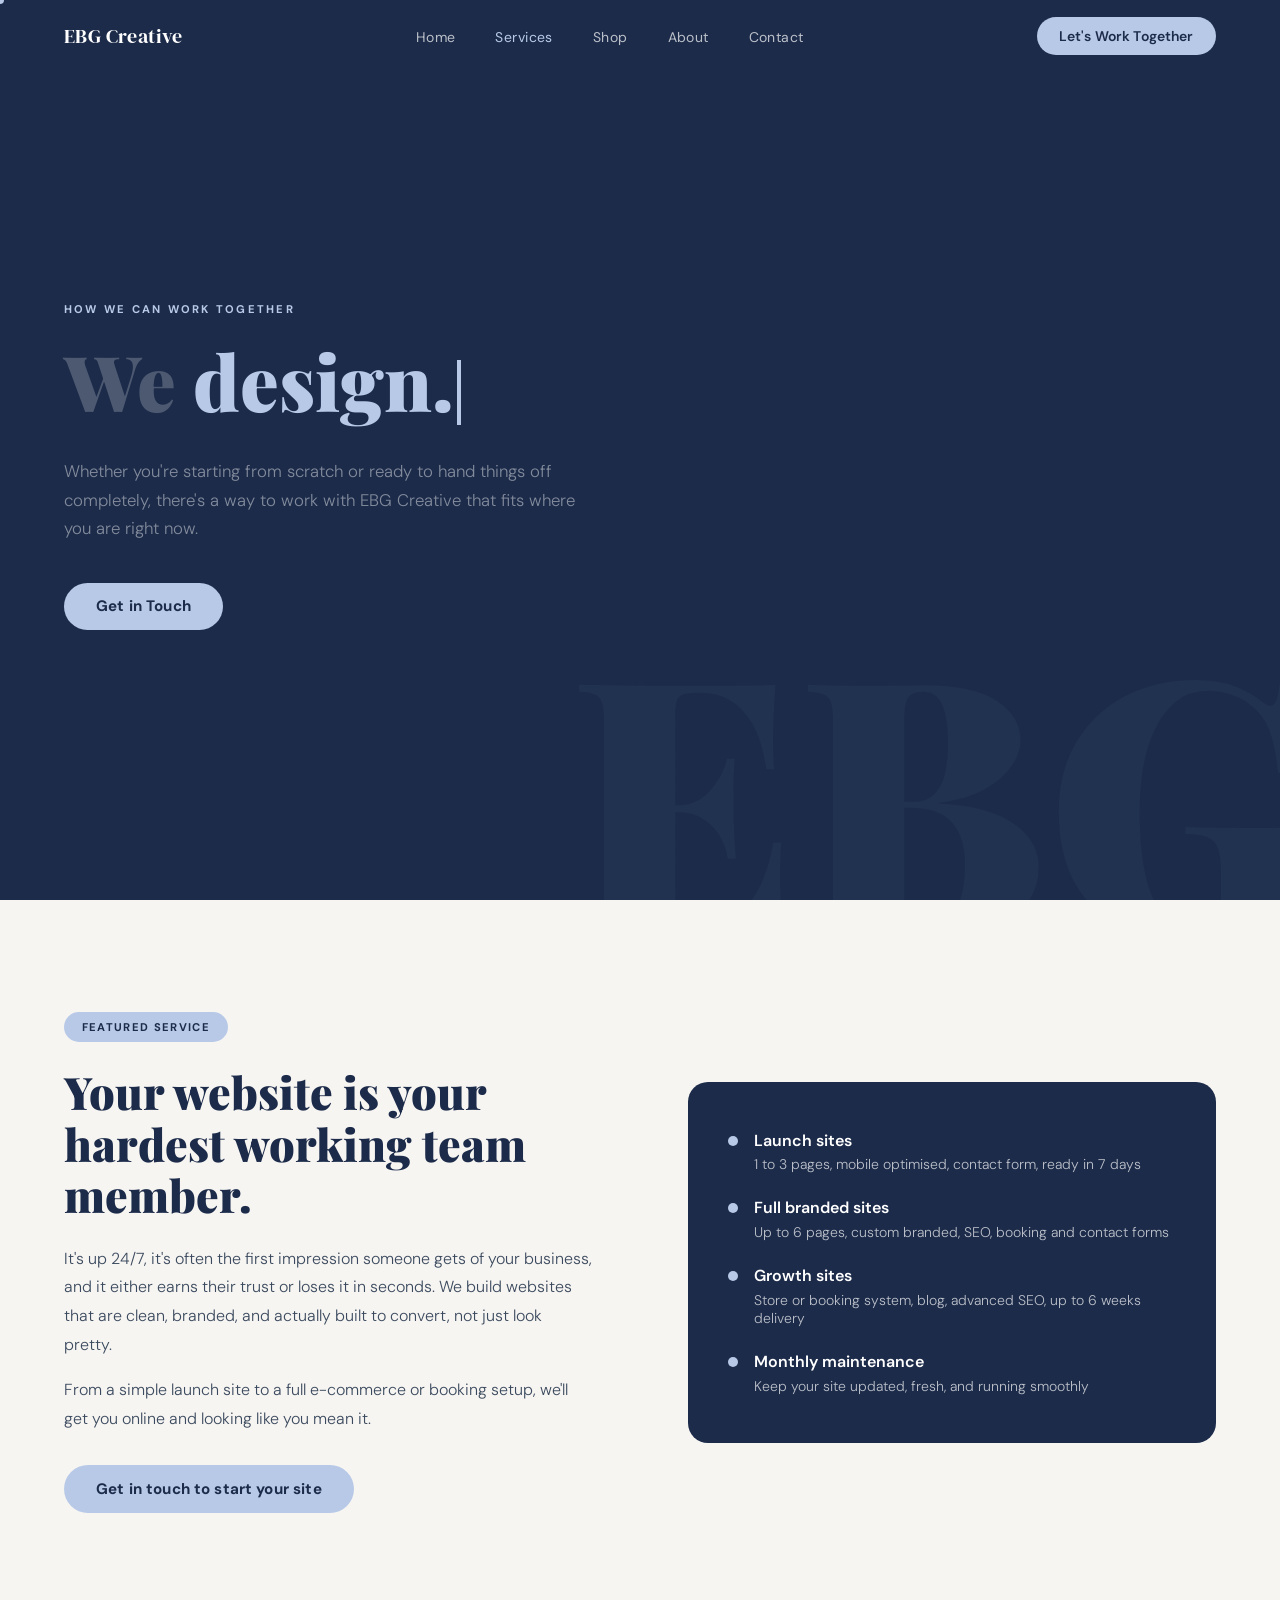
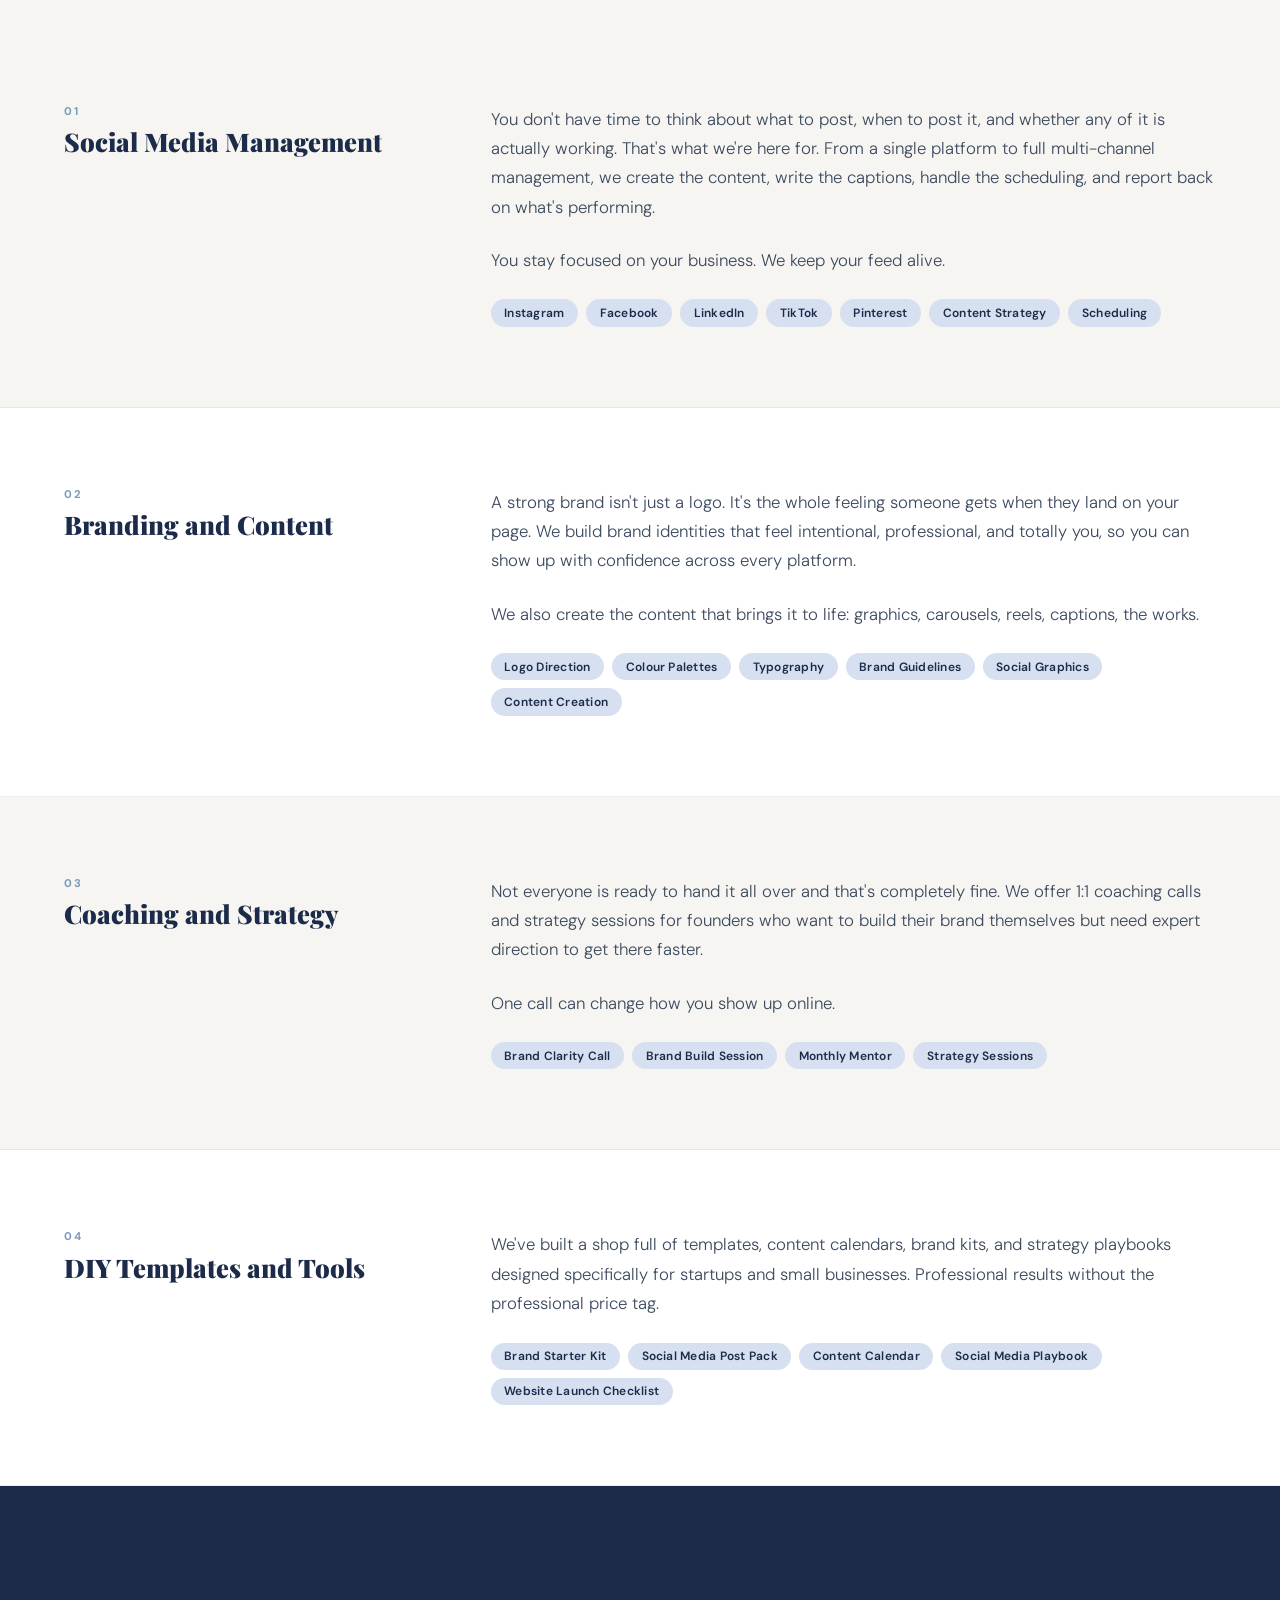
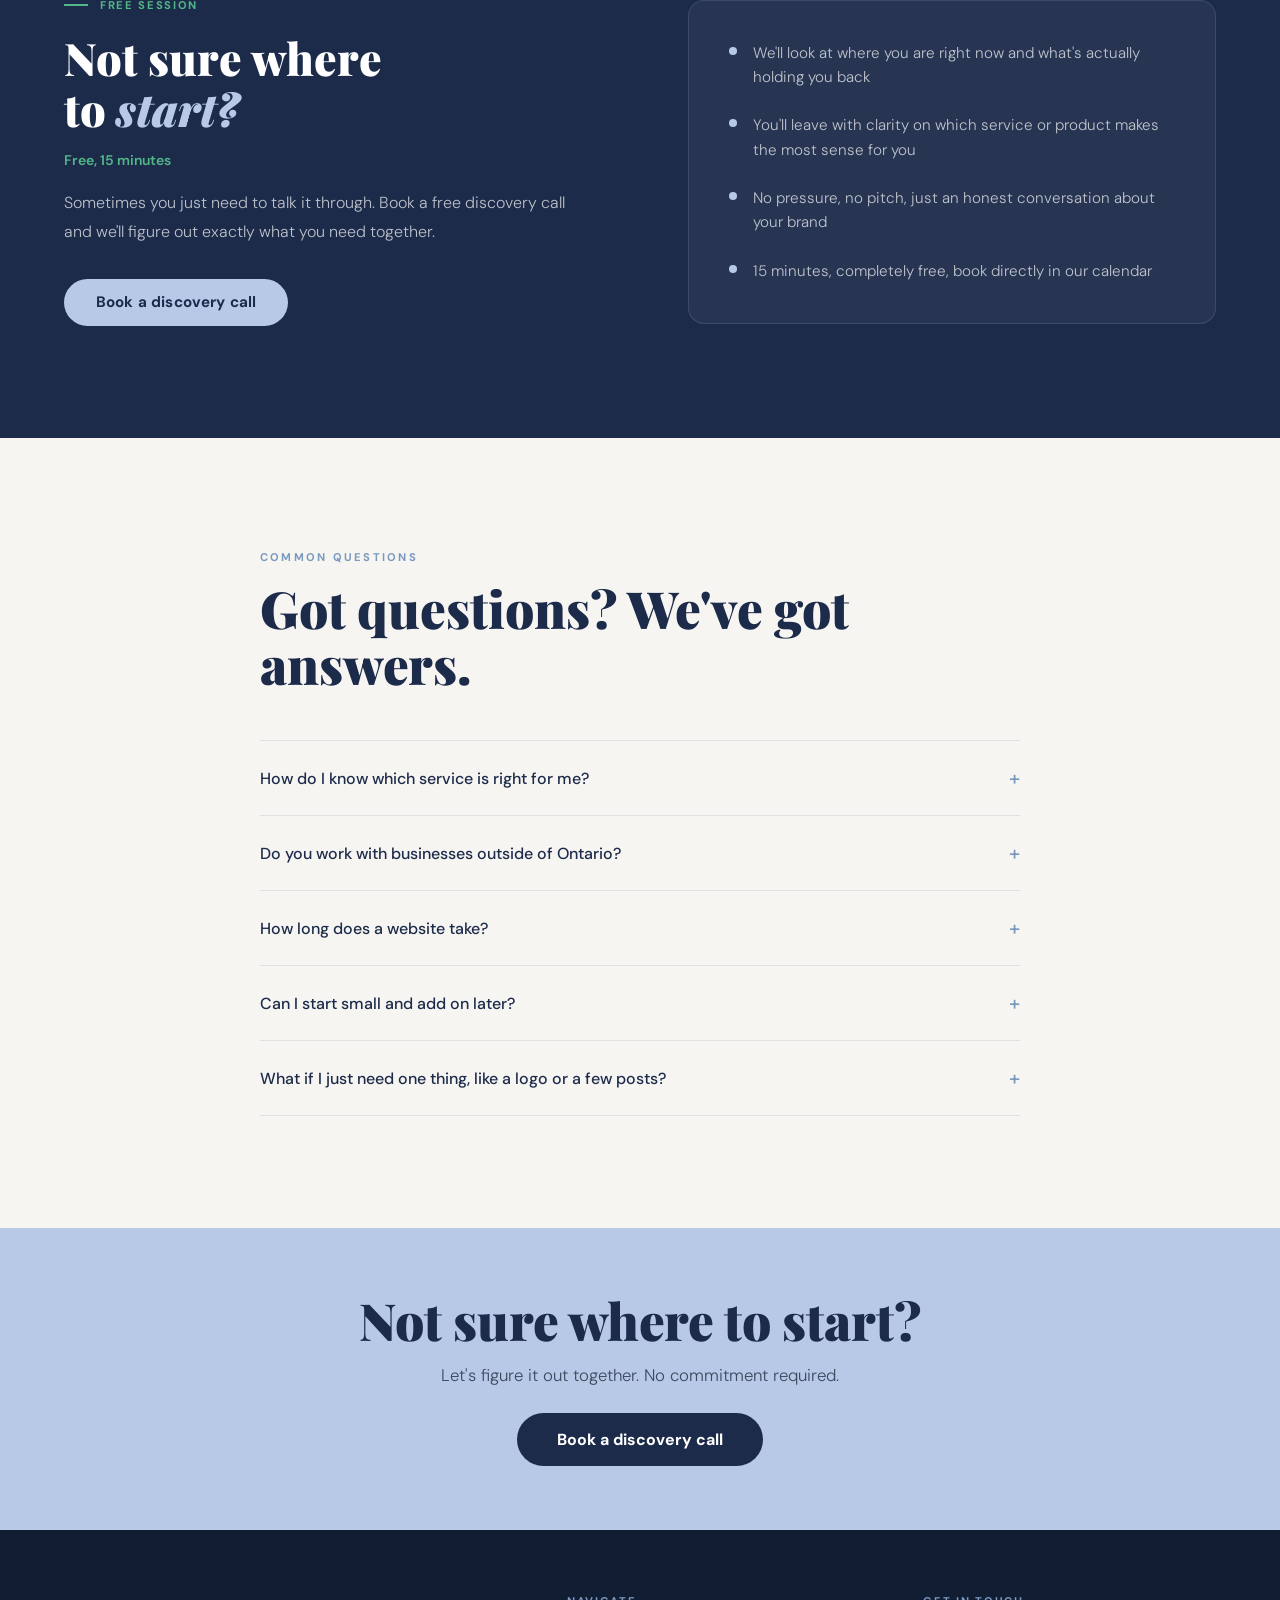
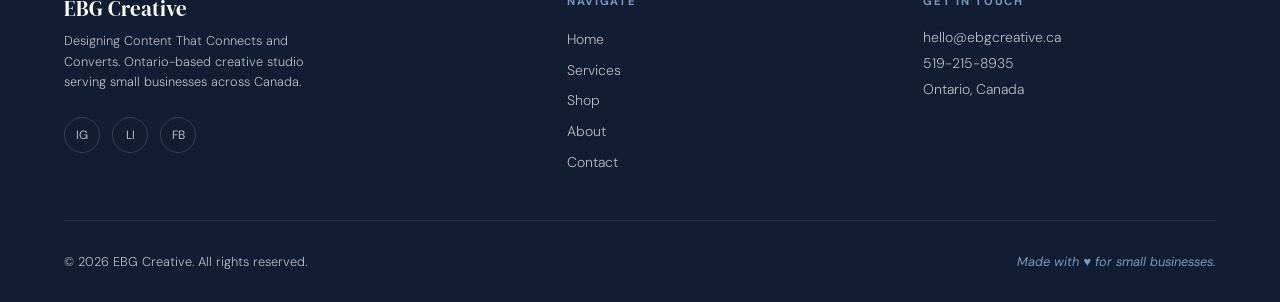
<file: pages/services.html>
<!DOCTYPE html>
<html lang="en">
<head>
  <meta charset="UTF-8">
  <meta name="viewport" content="width=device-width, initial-scale=1.0">
  <title>Services — EBG Creative</title>
  <meta name="description" content="Custom creative services for small businesses: social media management, website design, branding, coaching, and DIY templates. Ontario-based, Canada-wide.">
  <link rel="stylesheet" href="../css/style.css">
</head>
<body class="light-page">

  <div class="cursor"></div>
  <div class="cursor-follower"></div>

  <nav>
    <a href="../index.html" class="nav-logo">EBG Creative</a>
    <ul class="nav-links">
      <li><a href="../index.html">Home</a></li>
      <li><a href="services.html">Services</a></li>
      <li><a href="shop.html">Shop</a></li>
      <li><a href="about.html">About</a></li>
      <li><a href="contact.html">Contact</a></li>
    </ul>
    <a href="contact.html" class="nav-cta">Let's Work Together</a>
  </nav>

  <section class="services-hero-wrap">
    <div class="services-hero-inner">
      <p class="services-hero-label">How we can work together</p>
      <div class="services-typewriter">
        <span class="tw-prefix" id="tw-prefix">We </span><span class="tw-highlight" id="tw-typed"></span><span class="tw-cursor"></span>
      </div>
      <p class="services-hero-sub">Whether you're starting from scratch or ready to hand things off completely, there's a way to work with EBG Creative that fits where you are right now.</p>
      <a href="contact.html" class="btn-primary">Get in Touch</a>
    </div>
  </section>


  <section class="lead-service" style="background:var(--off-white);padding:7rem 4rem;">
    <div style="max-width:1300px;margin:0 auto;display:grid;grid-template-columns:1fr 1fr;gap:6rem;align-items:center;">
      <div class="reveal">
        <span style="display:inline-block;background:var(--periwinkle);color:var(--navy);font-size:0.7rem;font-weight:700;letter-spacing:0.12em;text-transform:uppercase;padding:0.5rem 1.1rem;border-radius:100px;margin-bottom:1.5rem;">Featured Service</span>
        <h2 style="font-family:'Playfair Display',serif;font-size:clamp(2rem,3.5vw,3rem);font-weight:900;color:var(--navy);line-height:1.15;margin-bottom:1.5rem;">Your website is your hardest working team member.</h2>
        <p style="font-size:1rem;line-height:1.8;color:var(--dusk);font-weight:300;margin-bottom:1rem;">It's up 24/7, it's often the first impression someone gets of your business, and it either earns their trust or loses it in seconds. We build websites that are clean, branded, and actually built to convert, not just look pretty.</p>
        <p style="font-size:1rem;line-height:1.8;color:var(--dusk);font-weight:300;margin-bottom:2rem;">From a simple launch site to a full e-commerce or booking setup, we'll get you online and looking like you mean it.</p>
        <a href="contact.html" class="btn-primary">Get in touch to start your site</a>
      </div>
      <div class="reveal reveal-delay-1">
        <div style="background:var(--navy);border-radius:20px;padding:3rem 2.5rem;display:flex;flex-direction:column;gap:1.5rem;">
          <div style="display:flex;align-items:flex-start;gap:1rem;">
            <div style="width:10px;height:10px;border-radius:50%;background:var(--periwinkle);flex-shrink:0;margin-top:6px;"></div>
            <div><p style="font-weight:600;color:var(--white);margin-bottom:0.3rem;">Launch sites</p><p style="font-size:0.875rem;color:var(--text-light);font-weight:300;">1 to 3 pages, mobile optimised, contact form, ready in 7 days</p></div>
          </div>
          <div style="display:flex;align-items:flex-start;gap:1rem;">
            <div style="width:10px;height:10px;border-radius:50%;background:var(--periwinkle);flex-shrink:0;margin-top:6px;"></div>
            <div><p style="font-weight:600;color:var(--white);margin-bottom:0.3rem;">Full branded sites</p><p style="font-size:0.875rem;color:var(--text-light);font-weight:300;">Up to 6 pages, custom branded, SEO, booking and contact forms</p></div>
          </div>
          <div style="display:flex;align-items:flex-start;gap:1rem;">
            <div style="width:10px;height:10px;border-radius:50%;background:var(--periwinkle);flex-shrink:0;margin-top:6px;"></div>
            <div><p style="font-weight:600;color:var(--white);margin-bottom:0.3rem;">Growth sites</p><p style="font-size:0.875rem;color:var(--text-light);font-weight:300;">Store or booking system, blog, advanced SEO, up to 6 weeks delivery</p></div>
          </div>
          <div style="display:flex;align-items:flex-start;gap:1rem;">
            <div style="width:10px;height:10px;border-radius:50%;background:var(--periwinkle);flex-shrink:0;margin-top:6px;"></div>
            <div><p style="font-weight:600;color:var(--white);margin-bottom:0.3rem;">Monthly maintenance</p><p style="font-size:0.875rem;color:var(--text-light);font-weight:300;">Keep your site updated, fresh, and running smoothly</p></div>
          </div>
        </div>
      </div>
    </div>
  </section>
  </div>

  <div class="service-row">
    <div class="service-row-inner">
      <div class="service-row-name reveal"><span>01</span>Social Media Management</div>
      <div class="service-row-content reveal reveal-delay-1">
        <p>You don't have time to think about what to post, when to post it, and whether any of it is actually working. That's what we're here for. From a single platform to full multi-channel management, we create the content, write the captions, handle the scheduling, and report back on what's performing.</p>
        <p>You stay focused on your business. We keep your feed alive.</p>
        <div class="service-tags">
          <span class="tag">Instagram</span>
          <span class="tag">Facebook</span>
          <span class="tag">LinkedIn</span>
          <span class="tag">TikTok</span>
          <span class="tag">Pinterest</span>
          <span class="tag">Content Strategy</span>
          <span class="tag">Scheduling</span>
        </div>
      </div>
    </div>
  </div>

  <div class="service-row">
    <div class="service-row-inner">
      <div class="service-row-name reveal"><span>02</span>Branding and Content</div>
      <div class="service-row-content reveal reveal-delay-1">
        <p>A strong brand isn't just a logo. It's the whole feeling someone gets when they land on your page. We build brand identities that feel intentional, professional, and totally you, so you can show up with confidence across every platform.</p>
        <p>We also create the content that brings it to life: graphics, carousels, reels, captions, the works.</p>
        <div class="service-tags">
          <span class="tag">Logo Direction</span>
          <span class="tag">Colour Palettes</span>
          <span class="tag">Typography</span>
          <span class="tag">Brand Guidelines</span>
          <span class="tag">Social Graphics</span>
          <span class="tag">Content Creation</span>
        </div>
      </div>
    </div>
  </div>

  <div class="service-row">
    <div class="service-row-inner">
      <div class="service-row-name reveal"><span>03</span>Coaching and Strategy</div>
      <div class="service-row-content reveal reveal-delay-1">
        <p>Not everyone is ready to hand it all over and that's completely fine. We offer 1:1 coaching calls and strategy sessions for founders who want to build their brand themselves but need expert direction to get there faster.</p>
        <p>One call can change how you show up online.</p>
        <div class="service-tags">
          <span class="tag">Brand Clarity Call</span>
          <span class="tag">Brand Build Session</span>
          <span class="tag">Monthly Mentor</span>
          <span class="tag">Strategy Sessions</span>
        </div>
      </div>
    </div>
  </div>

  <div class="service-row">
    <div class="service-row-inner">
      <div class="service-row-name reveal"><span>04</span>DIY Templates and Tools</div>
      <div class="service-row-content reveal reveal-delay-1">
        <p>We've built a shop full of templates, content calendars, brand kits, and strategy playbooks designed specifically for startups and small businesses. Professional results without the professional price tag.</p>
        <div class="service-tags">
          <span class="tag">Brand Starter Kit</span>
          <span class="tag">Social Media Post Pack</span>
          <span class="tag">Content Calendar</span>
          <span class="tag">Social Media Playbook</span>
          <span class="tag">Website Launch Checklist</span>
        </div>
      </div>
    </div>
  </div>


  <section style="background:var(--navy);padding:7rem 4rem;">
    <div style="max-width:1300px;margin:0 auto;display:grid;grid-template-columns:1fr 1fr;gap:6rem;align-items:center;">
      <div class="reveal">
        <div style="display:flex;align-items:center;gap:0.75rem;margin-bottom:1.25rem;">
          <div style="width:24px;height:1.5px;background:#52b788;"></div>
          <span style="font-size:0.7rem;font-weight:700;letter-spacing:0.15em;text-transform:uppercase;color:#52b788;">Free Session</span>
        </div>
        <h2 style="font-family:'Playfair Display',serif;font-size:clamp(2rem,3.5vw,3rem);font-weight:900;color:var(--white);line-height:1.15;margin-bottom:1rem;">Not sure where<br>to <em style="color:var(--periwinkle);">start?</em></h2>
        <p style="font-size:0.875rem;font-weight:600;color:#52b788;margin-bottom:1.25rem;">Free, 15 minutes</p>
        <p style="font-size:1rem;line-height:1.8;color:var(--text-light);font-weight:300;margin-bottom:2rem;">Sometimes you just need to talk it through. Book a free discovery call and we'll figure out exactly what you need together.</p>
        <a href="https://calendly.com/hello-ebgcreative/30min" target="_blank" class="btn-primary">Book a discovery call</a>
      </div>
      <div class="reveal reveal-delay-1">
        <div style="background:rgba(255,255,255,0.05);border:1px solid rgba(184,201,232,0.15);border-radius:16px;padding:2.5rem;display:flex;flex-direction:column;gap:1.5rem;">
          <div style="display:flex;align-items:flex-start;gap:1rem;">
            <div style="width:8px;height:8px;border-radius:50%;background:var(--periwinkle);flex-shrink:0;margin-top:6px;"></div>
            <p style="font-size:0.95rem;color:var(--text-light);font-weight:300;line-height:1.6;">We'll look at where you are right now and what's actually holding you back</p>
          </div>
          <div style="display:flex;align-items:flex-start;gap:1rem;">
            <div style="width:8px;height:8px;border-radius:50%;background:var(--periwinkle);flex-shrink:0;margin-top:6px;"></div>
            <p style="font-size:0.95rem;color:var(--text-light);font-weight:300;line-height:1.6;">You'll leave with clarity on which service or product makes the most sense for you</p>
          </div>
          <div style="display:flex;align-items:flex-start;gap:1rem;">
            <div style="width:8px;height:8px;border-radius:50%;background:var(--periwinkle);flex-shrink:0;margin-top:6px;"></div>
            <p style="font-size:0.95rem;color:var(--text-light);font-weight:300;line-height:1.6;">No pressure, no pitch, just an honest conversation about your brand</p>
          </div>
          <div style="display:flex;align-items:flex-start;gap:1rem;">
            <div style="width:8px;height:8px;border-radius:50%;background:var(--periwinkle);flex-shrink:0;margin-top:6px;"></div>
            <p style="font-size:0.95rem;color:var(--text-light);font-weight:300;line-height:1.6;">15 minutes, completely free, book directly in our calendar</p>
          </div>
        </div>
      </div>
    </div>
  </section>

  <section class="faq-section" style="background:var(--off-white);padding:7rem 4rem;">
    <div style="max-width:760px;margin:0 auto;">
      <p class="section-label">Common Questions</p>
      <h2 class="section-title" style="margin-bottom:3rem;">Got questions? We've got answers.</h2>
      <div class="faq-list">
        <div class="faq-item reveal">
          <button class="faq-q" onclick="toggleFaq(this)">How do I know which service is right for me? <span class="faq-icon">+</span></button>
          <div class="faq-a">If you're not sure where to start, a Brand Clarity Call is the best first step. In 45 minutes we'll figure out exactly where you are, what you need, and what makes the most sense for your budget and goals.</div>
        </div>
        <div class="faq-item reveal reveal-delay-1">
          <button class="faq-q" onclick="toggleFaq(this)">Do you work with businesses outside of Ontario? <span class="faq-icon">+</span></button>
          <div class="faq-a">Yes. We work with clients across Canada and take on select projects internationally. Everything is handled remotely so location is never a barrier.</div>
        </div>
        <div class="faq-item reveal reveal-delay-2">
          <button class="faq-q" onclick="toggleFaq(this)">How long does a website take? <span class="faq-icon">+</span></button>
          <div class="faq-a">Depends on the scope. A simple launch site can be live in as little as 7 days. A larger multi-page site with a store or booking system can take anywhere from 2 to 6 weeks depending on complexity.</div>
        </div>
        <div class="faq-item reveal reveal-delay-3">
          <button class="faq-q" onclick="toggleFaq(this)">Can I start small and add on later? <span class="faq-icon">+</span></button>
          <div class="faq-a">Absolutely. A lot of our clients start with a template or a coaching call and grow into full done-for-you services over time. There's no pressure to do everything at once.</div>
        </div>
        <div class="faq-item reveal reveal-delay-4">
          <button class="faq-q" onclick="toggleFaq(this)">What if I just need one thing, like a logo or a few posts? <span class="faq-icon">+</span></button>
          <div class="faq-a">No problem. We offer one-time projects alongside our ongoing packages. Just reach out and tell us what you need.</div>
        </div>
      </div>
    </div>
  </section>

  <section class="cta-section">
    <div class="cta-inner reveal">
      <h2>Not sure where to start?</h2>
      <p>Let's figure it out together. No commitment required.</p>
      <a href="contact.html" class="btn-dark">Book a discovery call</a>
    </div>
  </section>

  <footer>
    <div class="footer-top">
      <div>
        <p class="footer-brand-name">EBG Creative</p>
        <p class="footer-tagline">Designing Content That Connects and Converts. Ontario-based creative studio serving small businesses across Canada.</p>
        <div class="footer-socials">
          <a href="https://instagram.com/ebg.creative" target="_blank" class="social-link" aria-label="Instagram">IG</a>
          <a href="#" class="social-link" aria-label="LinkedIn">LI</a>
          <a href="#" class="social-link" aria-label="Facebook">FB</a>
        </div>
      </div>
      <div class="footer-col">
        <h4>Navigate</h4>
        <ul>
          <li><a href="../index.html">Home</a></li>
          <li><a href="services.html">Services</a></li>
          <li><a href="shop.html">Shop</a></li>
          <li><a href="about.html">About</a></li>
          <li><a href="contact.html">Contact</a></li>
        </ul>
      </div>
      <div class="footer-col">
        <h4>Get in Touch</h4>
        <p class="footer-contact-item"><a href="mailto:hello@ebgcreative.ca">hello@ebgcreative.ca</a></p>
        <p class="footer-contact-item"><a href="tel:+15192158935">519-215-8935</a></p>
        <p class="footer-contact-item">Ontario, Canada</p>
      </div>
    </div>
    <div class="footer-bottom">
      <p class="footer-copy">© 2026 EBG Creative. All rights reserved.</p>
      <p class="footer-heart">Made with ♥ for small businesses.</p>
    </div>
  </footer>

  <style>
  .services-hero-wrap { min-height:100vh; background:var(--navy); display:flex; align-items:center; padding:8rem 4rem 6rem; position:relative; overflow:hidden; }
  .services-hero-wrap::before { content:'EBG'; position:absolute; right:-2rem; bottom:-4rem; font-family:'Playfair Display',serif; font-size:22rem; font-weight:900; color:rgba(184,201,232,0.03); line-height:1; pointer-events:none; user-select:none; }
  .services-hero-inner { max-width:1300px; width:100%; margin:0 auto; }
  .services-hero-label { font-size:0.7rem; font-weight:700; letter-spacing:0.2em; text-transform:uppercase; color:var(--periwinkle); margin-bottom:1.5rem; display:block; animation:fadeUp 0.8s 0.3s both; }
  .services-typewriter { font-family:"Playfair Display",serif; font-size:clamp(2.8rem,6vw,5.5rem); font-weight:900; line-height:1.05; margin-bottom:2rem; animation:fadeUp 0.8s 0.5s both; }
  .tw-prefix { color:rgba(255,255,255,0.22); }
  .tw-highlight { color:var(--periwinkle); }
  .tw-cursor { display:inline-block; width:4px; height:0.85em; background:var(--periwinkle); margin-left:3px; vertical-align:middle; animation:twBlink 0.9s steps(1) infinite; }
  @keyframes twBlink { 0%,49%{opacity:1} 50%,100%{opacity:0} }
  .services-hero-sub { font-size:1.05rem; color:rgba(255,255,255,0.45); font-weight:300; max-width:540px; line-height:1.7; margin-bottom:2.5rem; animation:fadeUp 0.8s 0.7s both; }
  .faq-list { display:flex; flex-direction:column; gap:0; }
  .faq-item { border-bottom:1px solid rgba(28,43,74,0.1); }
  .faq-item:first-child { border-top:1px solid rgba(28,43,74,0.1); }
  .faq-q { width:100%; background:none; border:none; padding:1.5rem 0; font-family:"DM Sans",sans-serif; font-size:1rem; font-weight:500; color:var(--navy); text-align:left; cursor:pointer; display:flex; justify-content:space-between; align-items:center; gap:1rem; }
  .faq-icon { font-size:1.25rem; color:var(--steel); flex-shrink:0; transition:transform 0.3s; }
  .faq-q.open .faq-icon { transform:rotate(45deg); }
  .faq-a { font-size:0.95rem; line-height:1.75; color:var(--dusk); font-weight:300; max-height:0; overflow:hidden; transition:max-height 0.4s ease, padding 0.3s; }
  .faq-item.open .faq-a { max-height:200px; padding-bottom:1.5rem; }
  </style>

  <script>
  function toggleFaq(btn) {
    var item = btn.parentElement;
    var isOpen = item.classList.contains('open');
    document.querySelectorAll('.faq-item').forEach(function(i) { i.classList.remove('open'); i.querySelector('.faq-q').classList.remove('open'); });
    if (!isOpen) { item.classList.add('open'); btn.classList.add('open'); }
  }
  (function() {
    var phrases = [
      { prefix:'We ', highlight:'design.' },
      { prefix:'We ', highlight:'build.' },
      { prefix:'We ', highlight:'create.' },
      { prefix:'We ', highlight:'connect.' },
      { prefix:'We ', highlight:'tell stories.' },
      { prefix:'We ', highlight:'create impact.' },
      { prefix:'We build ', highlight:'brands that last.' },
      { prefix:'We create ', highlight:'content that converts.' }
    ];
    var prefixEl = document.getElementById('tw-prefix');
    var typedEl = document.getElementById('tw-typed');
    var pi=0, ci=0, deleting=false, pause=0;
    function tick() {
      var phrase = phrases[pi];
      if (pause > 0) { pause--; setTimeout(tick, 80); return; }
      if (!deleting) {
        prefixEl.textContent = phrase.prefix;
        typedEl.textContent = phrase.highlight.slice(0, ++ci);
        if (ci === phrase.highlight.length) { pause=32; deleting=true; }
        setTimeout(tick, 90);
      } else {
        typedEl.textContent = phrase.highlight.slice(0, --ci);
        if (ci === 0) { deleting=false; pi=(pi+1)%phrases.length; pause=5; }
        setTimeout(tick, 45);
      }
    }
    tick();
  })();
  </script>
  <script src="../js/main.js"></script>
</body>
</html>
</file>
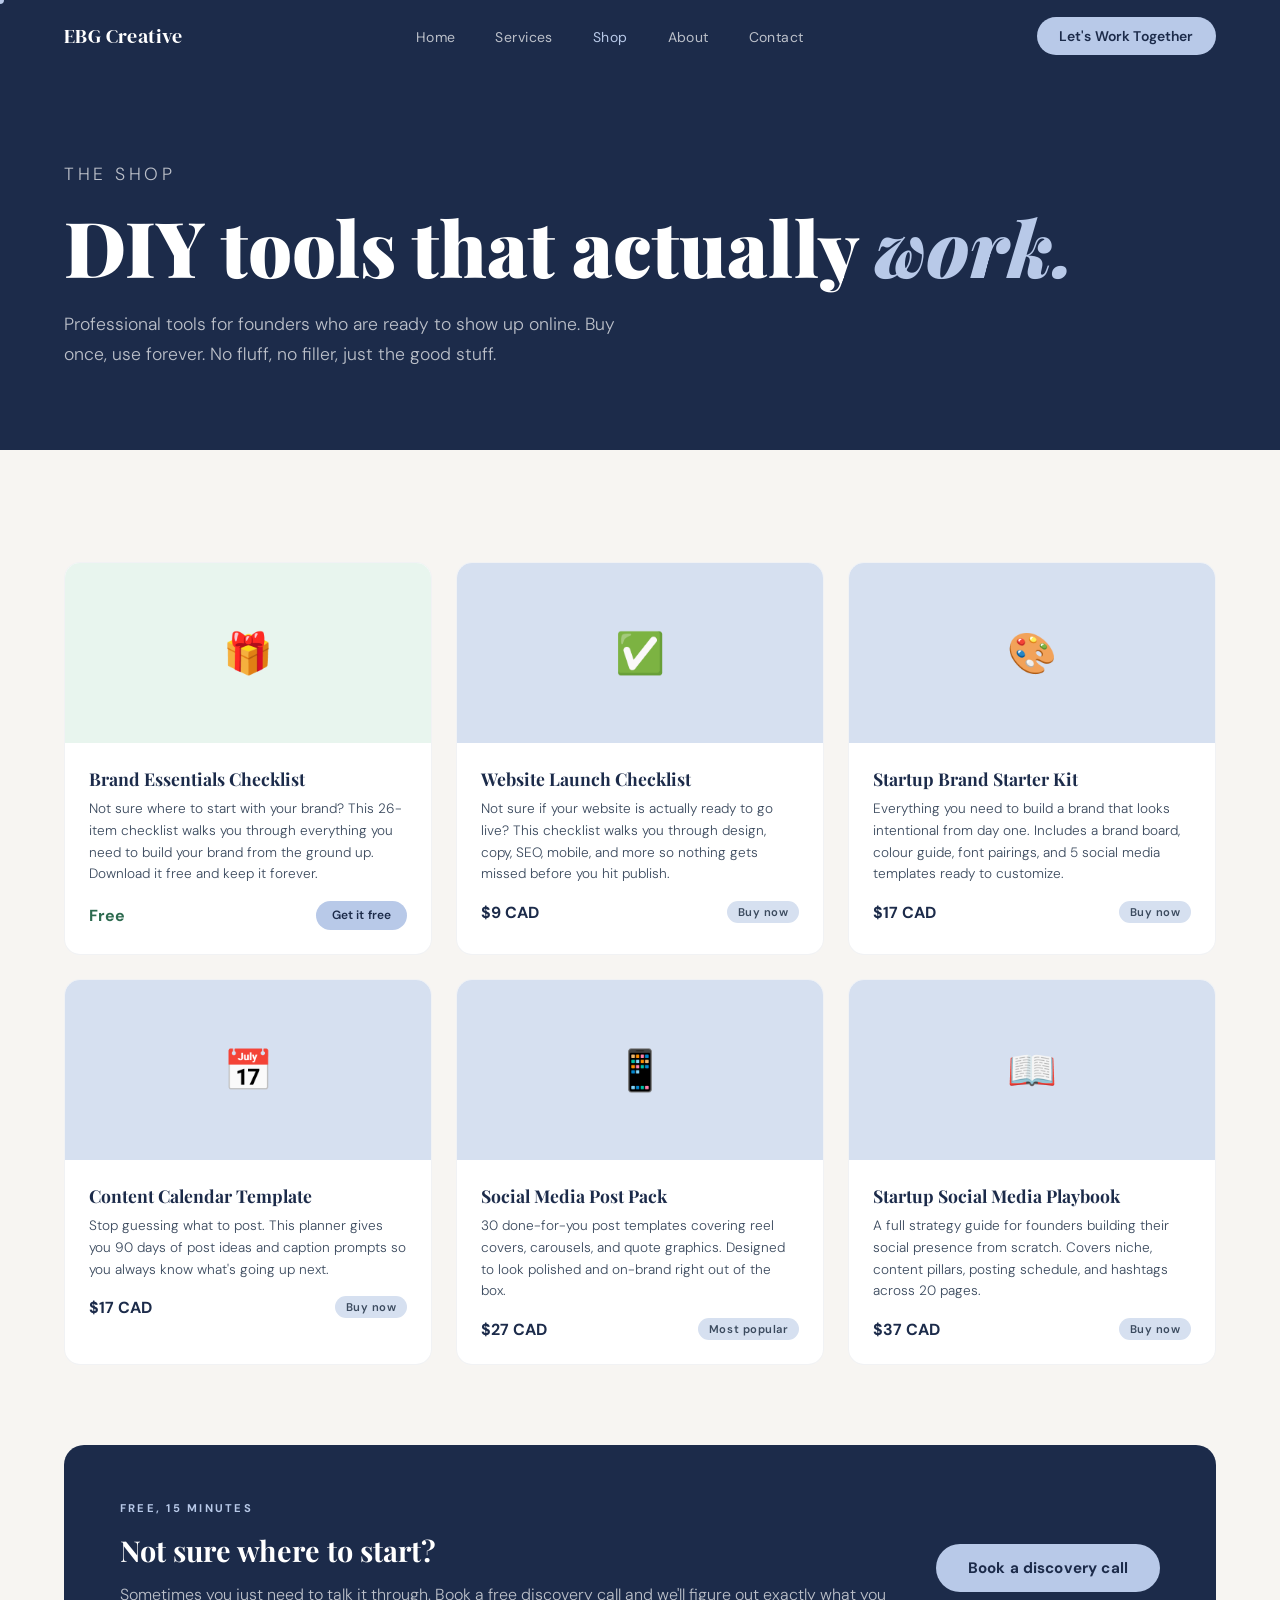
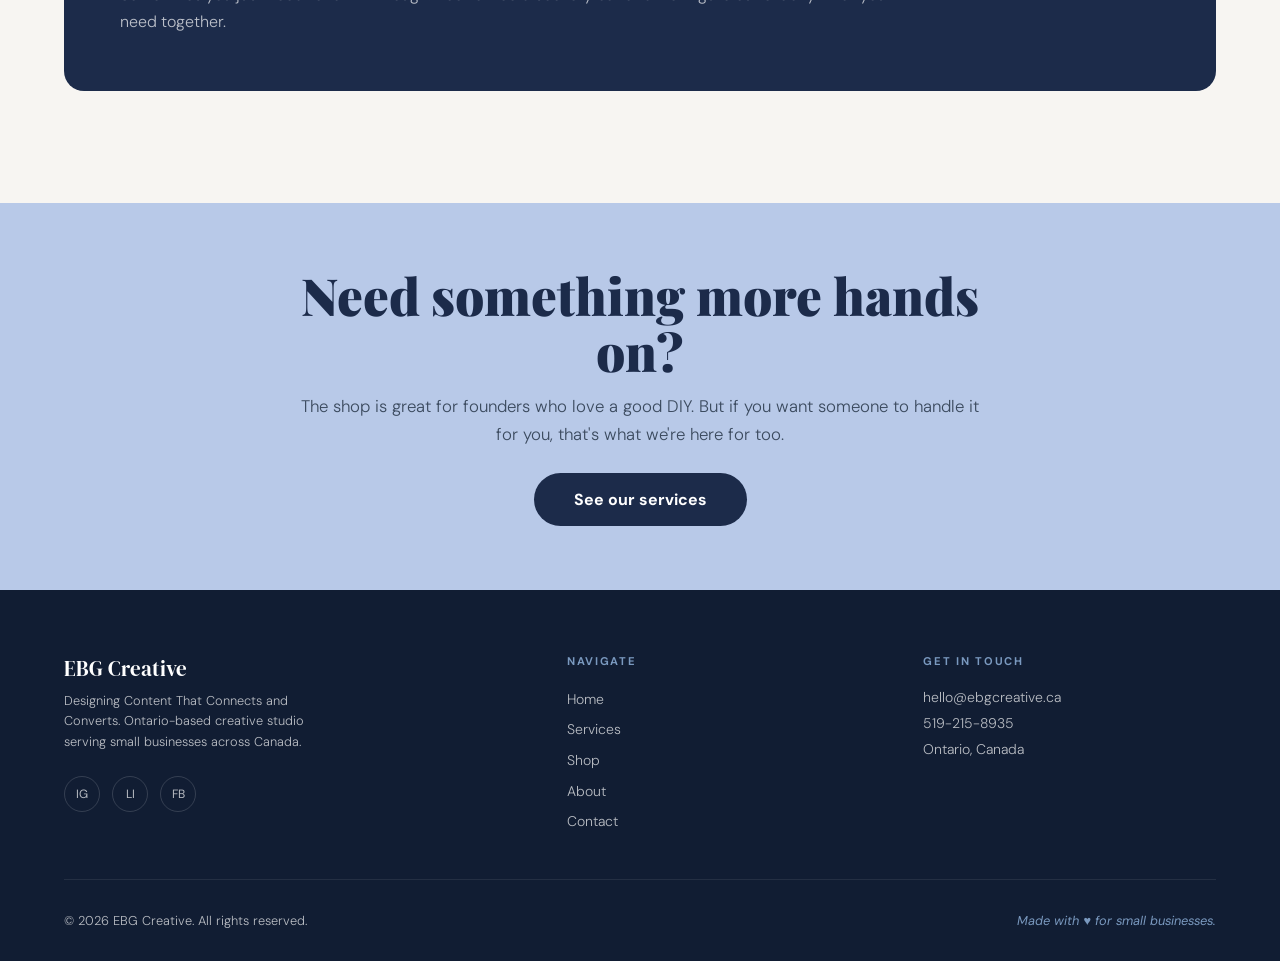
<file: pages/shop.html>
<!DOCTYPE html>
<html lang="en">
<head>
  <meta charset="UTF-8">
  <meta name="viewport" content="width=device-width, initial-scale=1.0">
  <title>Shop — EBG Creative</title>
  <meta name="description" content="DIY templates and tools for small businesses. Buy once, use forever.">
  <link rel="stylesheet" href="../css/style.css">
</head>
<body class="light-page">

  <div class="cursor"></div>
  <div class="cursor-follower"></div>

  <nav>
    <a href="../index.html" class="nav-logo">EBG Creative</a>
    <ul class="nav-links">
      <li><a href="../index.html">Home</a></li>
      <li><a href="services.html">Services</a></li>
      <li><a href="shop.html">Shop</a></li>
      <li><a href="about.html">About</a></li>
      <li><a href="contact.html">Contact</a></li>
    </ul>
    <a href="contact.html" class="nav-cta">Let's Work Together</a>
  </nav>

  <div class="page-hero">
    <div class="page-hero-inner">
      <p class="section-label">The Shop</p>
      <h1>DIY tools that actually <em>work.</em></h1>
      <p>Professional tools for founders who are ready to show up online. Buy once, use forever. No fluff, no filler, just the good stuff.</p>
    </div>
  </div>

  <section class="shop-body">
    <div class="shop-inner">
      <div class="shop-grid">
        <div class="shop-card reveal">
          <div class="shop-card-img" style="background:#e8f5ee;">🎁</div>
          <div class="shop-card-body">
            <h3 class="shop-card-title">Brand Essentials Checklist</h3>
            <p class="shop-card-desc">Not sure where to start with your brand? This 26-item checklist walks you through everything you need to build your brand from the ground up. Download it free and keep it forever.</p>
            <div class="shop-card-footer">
              <span class="shop-price" style="color:#2d6a4f;">Free</span>
              <a href="contact.html" class="nav-cta" style="font-size:0.75rem;padding:0.4rem 1rem;">Get it free</a>
            </div>
          </div>
        </div>
        <div class="shop-card reveal reveal-delay-1">
          <div class="shop-card-img">✅</div>
          <div class="shop-card-body">
            <h3 class="shop-card-title">Website Launch Checklist</h3>
            <p class="shop-card-desc">Not sure if your website is actually ready to go live? This checklist walks you through design, copy, SEO, mobile, and more so nothing gets missed before you hit publish.</p>
            <div class="shop-card-footer">
              <span class="shop-price">$9 CAD</span>
              <span class="shop-badge">Buy now</span>
            </div>
          </div>
        </div>
        <div class="shop-card reveal reveal-delay-2">
          <div class="shop-card-img">🎨</div>
          <div class="shop-card-body">
            <h3 class="shop-card-title">Startup Brand Starter Kit</h3>
            <p class="shop-card-desc">Everything you need to build a brand that looks intentional from day one. Includes a brand board, colour guide, font pairings, and 5 social media templates ready to customize.</p>
            <div class="shop-card-footer">
              <span class="shop-price">$17 CAD</span>
              <span class="shop-badge">Buy now</span>
            </div>
          </div>
        </div>
        <div class="shop-card reveal">
          <div class="shop-card-img">📅</div>
          <div class="shop-card-body">
            <h3 class="shop-card-title">Content Calendar Template</h3>
            <p class="shop-card-desc">Stop guessing what to post. This planner gives you 90 days of post ideas and caption prompts so you always know what's going up next.</p>
            <div class="shop-card-footer">
              <span class="shop-price">$17 CAD</span>
              <span class="shop-badge">Buy now</span>
            </div>
          </div>
        </div>
        <div class="shop-card reveal reveal-delay-1">
          <div class="shop-card-img">📱</div>
          <div class="shop-card-body">
            <h3 class="shop-card-title">Social Media Post Pack</h3>
            <p class="shop-card-desc">30 done-for-you post templates covering reel covers, carousels, and quote graphics. Designed to look polished and on-brand right out of the box.</p>
            <div class="shop-card-footer">
              <span class="shop-price">$27 CAD</span>
              <span class="shop-badge">Most popular</span>
            </div>
          </div>
        </div>
        <div class="shop-card reveal reveal-delay-2">
          <div class="shop-card-img">📖</div>
          <div class="shop-card-body">
            <h3 class="shop-card-title">Startup Social Media Playbook</h3>
            <p class="shop-card-desc">A full strategy guide for founders building their social presence from scratch. Covers niche, content pillars, posting schedule, and hashtags across 20 pages.</p>
            <div class="shop-card-footer">
              <span class="shop-price">$37 CAD</span>
              <span class="shop-badge">Buy now</span>
            </div>
          </div>
        </div>
      </div>

      <div style="margin-top:5rem;background:var(--navy);border-radius:20px;padding:3.5rem;display:grid;grid-template-columns:1fr auto;gap:3rem;align-items:center;" class="reveal">
        <div>
          <p class="section-label" style="color:var(--periwinkle);">Free, 15 minutes</p>
          <h3 style="font-family:'Playfair Display',serif;font-size:1.8rem;color:var(--white);margin-bottom:0.75rem;">Not sure where to start?</h3>
          <p style="color:var(--text-light);font-weight:300;line-height:1.7;">Sometimes you just need to talk it through. Book a free discovery call and we'll figure out exactly what you need together.</p>
        </div>
        <a href="https://calendly.com/hello-ebgcreative/30min" target="_blank" class="btn-primary" style="white-space:nowrap;">Book a discovery call</a>
      </div>
    </div>
  </section>

  <section class="cta-section">
    <div class="cta-inner reveal">
      <h2>Need something more hands on?</h2>
      <p>The shop is great for founders who love a good DIY. But if you want someone to handle it for you, that's what we're here for too.</p>
      <a href="services.html" class="btn-dark">See our services</a>
    </div>
  </section>

  <footer>
    <div class="footer-top">
      <div>
        <p class="footer-brand-name">EBG Creative</p>
        <p class="footer-tagline">Designing Content That Connects and Converts. Ontario-based creative studio serving small businesses across Canada.</p>
        <div class="footer-socials">
          <a href="https://instagram.com/ebg.creative" target="_blank" class="social-link" aria-label="Instagram">IG</a>
          <a href="#" class="social-link" aria-label="LinkedIn">LI</a>
          <a href="#" class="social-link" aria-label="Facebook">FB</a>
        </div>
      </div>
      <div class="footer-col">
        <h4>Navigate</h4>
        <ul>
          <li><a href="../index.html">Home</a></li>
          <li><a href="services.html">Services</a></li>
          <li><a href="shop.html">Shop</a></li>
          <li><a href="about.html">About</a></li>
          <li><a href="contact.html">Contact</a></li>
        </ul>
      </div>
      <div class="footer-col">
        <h4>Get in Touch</h4>
        <p class="footer-contact-item"><a href="mailto:hello@ebgcreative.ca">hello@ebgcreative.ca</a></p>
        <p class="footer-contact-item"><a href="tel:+15192158935">519-215-8935</a></p>
        <p class="footer-contact-item">Ontario, Canada</p>
      </div>
    </div>
    <div class="footer-bottom">
      <p class="footer-copy">© 2026 EBG Creative. All rights reserved.</p>
      <p class="footer-heart">Made with ♥ for small businesses.</p>
    </div>
  </footer>

  <script src="../js/main.js"></script>
</body>
</html>
</file>
<file: css/style.css>
@import url('https://fonts.googleapis.com/css2?family=Playfair+Display:ital,wght@0,400;0,700;0,900;1,400;1,700&family=DM+Sans:ital,opsz,wght@0,9..40,300;0,9..40,400;0,9..40,500;0,9..40,600;1,9..40,300&family=DM+Serif+Display:ital@0;1&display=swap');

:root {
  --navy: #1C2B4A;
  --navy-dark: #111d33;
  --periwinkle: #B8C9E8;
  --slate: #A0B4D6;
  --mist: #D6E0F0;
  --linen: #EDE8E2;
  --steel: #7A99BF;
  --dusk: #3B4A5E;
  --white: #FFFFFF;
  --off-white: #F7F5F2;
  --text-light: rgba(255,255,255,0.7);
  --transition: all 0.4s cubic-bezier(0.16, 1, 0.3, 1);
}

*, *::before, *::after { box-sizing: border-box; margin: 0; padding: 0; }

html { scroll-behavior: smooth; }

body {
  font-family: 'DM Sans', sans-serif;
  background: var(--white);
  color: var(--navy);
  overflow-x: hidden;
  cursor: none;
}

/* CUSTOM CURSOR */
.cursor {
  width: 8px; height: 8px;
  background: var(--periwinkle);
  border-radius: 50%;
  position: fixed;
  top: 0; left: 0;
  pointer-events: none;
  z-index: 9999;
  transform: translate(-50%, -50%);
}


/* NAV */
nav {
  position: fixed;
  top: 0; left: 0; right: 0;
  z-index: 1000;
  padding: 0 4rem;
  height: 72px;
  display: flex;
  align-items: center;
  justify-content: space-between;
  transition: var(--transition);
}
nav.scrolled {
  background: rgba(28, 43, 74, 0.97);
  backdrop-filter: blur(12px);
  border-bottom: 1px solid rgba(184, 201, 232, 0.1);
}
nav.light {
  background: rgba(237, 232, 226, 0.97);
  backdrop-filter: blur(12px);
  border-bottom: 1px solid rgba(28, 43, 74, 0.08);
}
nav.light .nav-logo { color: var(--navy); }
nav.light .nav-links a { color: var(--dusk); }
nav.light .nav-links a:hover { color: var(--navy); }
nav.light .nav-cta { background: var(--navy); color: var(--white); }

.nav-logo {
  font-family: 'DM Serif Display', serif;
  font-size: 1.25rem;
  color: var(--white);
  text-decoration: none;
  letter-spacing: 0.02em;
}
.nav-links {
  display: flex;
  gap: 2.5rem;
  list-style: none;
}
.nav-links a {
  color: var(--text-light);
  text-decoration: none;
  font-size: 0.875rem;
  font-weight: 400;
  letter-spacing: 0.03em;
  transition: color 0.2s;
}
.nav-links a:hover { color: var(--white); }
.nav-cta {
  background: var(--periwinkle);
  color: var(--navy);
  padding: 0.6rem 1.4rem;
  border-radius: 100px;
  font-size: 0.875rem;
  font-weight: 600;
  text-decoration: none;
  transition: var(--transition);
  letter-spacing: 0.01em;
}
.nav-cta:hover {
  background: var(--white);
  transform: translateY(-1px);
}

/* HERO */
.hero {
  min-height: 100vh;
  background: var(--navy);
  display: flex;
  align-items: center;
  position: relative;
  overflow: hidden;
  padding: 0 4rem;
}
.hero-bg-text {
  position: absolute;
  bottom: -2rem;
  right: -1rem;
  font-family: 'Playfair Display', serif;
  font-size: clamp(8rem, 18vw, 20rem);
  font-weight: 900;
  color: rgba(184, 201, 232, 0.04);
  line-height: 1;
  pointer-events: none;
  user-select: none;
  white-space: nowrap;
}
.hero-grid {
  display: grid;
  grid-template-columns: 1fr 1fr;
  gap: 4rem;
  align-items: center;
  max-width: 1300px;
  width: 100%;
  margin: 0 auto;
  padding-top: 5rem;
}
.hero-label {
  font-size: 0.75rem;
  font-weight: 600;
  letter-spacing: 0.15em;
  text-transform: uppercase;
  color: var(--periwinkle);
  margin-bottom: 1.5rem;
  opacity: 0;
  animation: fadeUp 0.8s 0.2s forwards;
}
.hero h1 {
  font-family: 'Playfair Display', serif;
  font-size: clamp(3rem, 5.5vw, 5rem);
  font-weight: 900;
  color: var(--white);
  line-height: 1.05;
  margin-bottom: 1.5rem;
  opacity: 0;
  animation: fadeUp 0.8s 0.4s forwards;
}
.hero h1 em {
  font-style: italic;
  color: var(--periwinkle);
}
.hero-sub {
  font-size: 1.1rem;
  color: var(--text-light);
  line-height: 1.7;
  margin-bottom: 2.5rem;
  font-weight: 300;
  max-width: 440px;
  opacity: 0;
  animation: fadeUp 0.8s 0.6s forwards;
}
.hero-actions {
  display: flex;
  gap: 1rem;
  align-items: center;
  opacity: 0;
  animation: fadeUp 0.8s 0.8s forwards;
}
.btn-primary {
  background: var(--periwinkle);
  color: var(--navy);
  padding: 0.85rem 2rem;
  border-radius: 100px;
  font-weight: 700;
  font-size: 0.95rem;
  text-decoration: none;
  transition: var(--transition);
  letter-spacing: 0.01em;
}
.btn-primary:hover {
  background: var(--white);
  transform: translateY(-2px);
  box-shadow: 0 8px 30px rgba(0,0,0,0.2);
}
.btn-ghost {
  color: var(--text-light);
  font-size: 0.95rem;
  text-decoration: none;
  display: flex;
  align-items: center;
  gap: 0.5rem;
  transition: color 0.2s;
  font-weight: 400;
}
.btn-ghost:hover { color: var(--white); }
.btn-ghost::after { content: '→'; transition: transform 0.2s; }
.btn-ghost:hover::after { transform: translateX(4px); }

.hero-visual {
  display: flex;
  justify-content: center;
  align-items: flex-end;
  position: relative;
  opacity: 0;
  animation: fadeIn 1.2s 0.5s forwards;
}
.hero-mascot {
  width: 100%;
  max-width: 480px;
  filter: drop-shadow(0 20px 60px rgba(0,0,0,0.4));
  transform: translateY(0);
  animation: float 6s ease-in-out infinite;
}
@keyframes float {
  0%, 100% { transform: translateY(0); }
  50% { transform: translateY(-16px); }
}

/* STATS STRIP */
.stats-strip {
  background: var(--navy-dark);
  padding: 0.85rem 4rem;
  display: flex;
  justify-content: center;
  gap: 0;
  align-items: center;
  border-top: 1px solid rgba(184,201,232,0.08);
  border-bottom: 1px solid rgba(184,201,232,0.08);
}
.stat-item {
  display: flex;
  align-items: center;
  gap: 0.6rem;
  padding: 0 2.5rem;
}
.stat-value {
  font-size: 0.8rem;
  font-weight: 600;
  color: var(--periwinkle);
  letter-spacing: 0.03em;
}
.stat-label {
  font-size: 0.75rem;
  font-weight: 300;
  color: rgba(255,255,255,0.4);
  letter-spacing: 0.03em;
}
.stat-divider {
  width: 1px;
  height: 16px;
  background: rgba(184,201,232,0.15);
  flex-shrink: 0;
}

/* SECTIONS */
section { padding: 7rem 4rem; }

.section-label {
  font-size: 0.7rem;
  font-weight: 700;
  letter-spacing: 0.2em;
  text-transform: uppercase;
  color: var(--steel);
  margin-bottom: 1rem;
}
h2.section-title {
  font-family: 'Playfair Display', serif;
  font-size: clamp(2.2rem, 4vw, 3.5rem);
  font-weight: 900;
  line-height: 1.1;
  color: var(--navy);
}
h2.section-title.light { color: var(--white); }

/* SERVICES */
.services-section { background: var(--navy); }
.services-intro {
  max-width: 1300px;
  margin: 0 auto 4rem;
  display: flex;
  justify-content: space-between;
  align-items: flex-end;
  gap: 2rem;
}
.services-intro p {
  color: var(--text-light);
  font-size: 1rem;
  line-height: 1.7;
  max-width: 400px;
  font-weight: 300;
}
.services-grid {
  max-width: 1300px;
  margin: 0 auto;
  display: grid;
  grid-template-columns: repeat(5, 1fr);
  gap: 1px;
  background: rgba(255,255,255,0.08);
  border: 1px solid rgba(255,255,255,0.08);
  border-radius: 16px;
  overflow: hidden;
}
.service-item {
  padding: 2.5rem 2rem;
  background: rgba(255,255,255,0.02);
  transition: var(--transition);
  cursor: default;
  position: relative;
  overflow: hidden;
}
.service-item::before {
  content: '';
  position: absolute;
  inset: 0;
  background: linear-gradient(135deg, rgba(184,201,232,0.08), transparent);
  opacity: 0;
  transition: opacity 0.3s;
}
.service-item:hover::before { opacity: 1; }
.service-item:hover { background: rgba(184,201,232,0.06); }
.service-number {
  font-size: 0.7rem;
  font-weight: 600;
  letter-spacing: 0.1em;
  color: var(--steel);
  margin-bottom: 1.5rem;
}
.service-name {
  font-family: 'Playfair Display', serif;
  font-size: 1.15rem;
  font-weight: 700;
  color: var(--white);
  margin-bottom: 0.75rem;
  line-height: 1.3;
}
.service-desc {
  font-size: 0.85rem;
  color: var(--text-light);
  line-height: 1.6;
  font-weight: 300;
}
.services-footer {
  max-width: 1300px;
  margin: 2.5rem auto 0;
  display: flex;
  justify-content: space-between;
  align-items: center;
}
.services-note {
  font-size: 0.875rem;
  color: var(--text-light);
  font-style: italic;
  font-weight: 300;
}
.text-link {
  color: var(--periwinkle);
  text-decoration: none;
  font-size: 0.95rem;
  font-weight: 600;
  display: inline-flex;
  align-items: center;
  gap: 0.4rem;
  transition: gap 0.2s;
}
.text-link:hover { gap: 0.8rem; }

/* WHY EBG */
.why-section { background: var(--linen); }
.why-inner {
  max-width: 1300px;
  margin: 0 auto;
  display: grid;
  grid-template-columns: 1fr 1fr;
  gap: 6rem;
  align-items: center;
}
.why-statement {
  font-family: 'Playfair Display', serif;
  font-size: clamp(2rem, 3.5vw, 3rem);
  font-weight: 900;
  color: var(--navy);
  line-height: 1.15;
}
.why-statement em {
  font-style: italic;
  color: var(--steel);
}
.why-points { display: flex; flex-direction: column; gap: 2rem; }
.why-point {}
.why-point-title {
  font-size: 1rem;
  font-weight: 700;
  color: var(--navy);
  margin-bottom: 0.4rem;
}
.why-point-text {
  font-size: 0.9rem;
  color: var(--dusk);
  line-height: 1.65;
  font-weight: 300;
}

/* PORTFOLIO TEASER */
.portfolio-section { background: var(--off-white); }
.portfolio-inner { max-width: 1300px; margin: 0 auto; }
.portfolio-header {
  display: flex;
  justify-content: space-between;
  align-items: flex-end;
  margin-bottom: 3rem;
}
.portfolio-tiles {
  display: grid;
  grid-template-columns: 1fr 1fr;
  gap: 1.5rem;
}
.portfolio-tile {
  background: var(--navy);
  border-radius: 16px;
  padding: 3rem;
  min-height: 280px;
  display: flex;
  flex-direction: column;
  justify-content: space-between;
  position: relative;
  overflow: hidden;
  transition: var(--transition);
  text-decoration: none;
}
.portfolio-tile:hover { transform: translateY(-4px); box-shadow: 0 24px 60px rgba(28,43,74,0.2); }
.portfolio-tile::before {
  content: '';
  position: absolute;
  inset: 0;
  background: linear-gradient(135deg, rgba(184,201,232,0.12) 0%, transparent 60%);
}
.portfolio-tile-label {
  font-size: 0.7rem;
  font-weight: 700;
  letter-spacing: 0.15em;
  text-transform: uppercase;
  color: var(--periwinkle);
}
.portfolio-tile-title {
  font-family: 'Playfair Display', serif;
  font-size: 1.8rem;
  font-weight: 900;
  color: var(--white);
  margin: 1rem 0 0.5rem;
  line-height: 1.2;
}
.portfolio-tile-desc {
  font-size: 0.875rem;
  color: var(--text-light);
  font-weight: 300;
  line-height: 1.6;
}
.portfolio-tile-arrow {
  align-self: flex-end;
  width: 44px; height: 44px;
  border: 1px solid rgba(255,255,255,0.2);
  border-radius: 50%;
  display: flex;
  align-items: center;
  justify-content: center;
  color: var(--white);
  font-size: 1.1rem;
  transition: var(--transition);
}
.portfolio-tile:hover .portfolio-tile-arrow {
  background: var(--periwinkle);
  color: var(--navy);
  border-color: var(--periwinkle);
}

/* TESTIMONIALS */
.testimonials-section { background: var(--navy); }
.testimonials-inner { max-width: 1300px; margin: 0 auto; }
.testimonials-header { margin-bottom: 3rem; }
.testimonials-grid {
  display: grid;
  grid-template-columns: repeat(3, 1fr);
  gap: 1.5rem;
}
.testimonial-card {
  background: rgba(160, 180, 214, 0.1);
  border: 1px solid rgba(184,201,232,0.12);
  border-radius: 16px;
  padding: 2rem;
}
.testimonial-quote {
  font-family: 'Playfair Display', serif;
  font-size: 1rem;
  font-style: italic;
  color: var(--text-light);
  line-height: 1.7;
  margin-bottom: 1.5rem;
}
.testimonial-author {
  font-size: 0.8rem;
  font-weight: 600;
  letter-spacing: 0.05em;
  color: var(--periwinkle);
}
.testimonial-coming {
  font-size: 0.75rem;
  color: var(--steel);
  margin-top: 0.3rem;
}

/* FINAL CTA */
.cta-section {
  background: var(--periwinkle);
  text-align: center;
  padding: 4rem 4rem;
}
.cta-inner { max-width: 700px; margin: 0 auto; }
.cta-section h2 {
  font-family: 'Playfair Display', serif;
  font-size: clamp(2.2rem, 4vw, 3.5rem);
  font-weight: 900;
  color: var(--navy);
  margin-bottom: 1rem;
  line-height: 1.1;
}
.cta-section p {
  font-size: 1.05rem;
  color: var(--dusk);
  margin-bottom: 2.5rem;
  font-weight: 300;
  line-height: 1.7;
}
.btn-dark {
  background: var(--navy);
  color: var(--white);
  padding: 1rem 2.5rem;
  border-radius: 100px;
  font-weight: 700;
  font-size: 1rem;
  text-decoration: none;
  transition: var(--transition);
  display: inline-block;
}
.btn-dark:hover {
  transform: translateY(-2px);
  box-shadow: 0 12px 40px rgba(28,43,74,0.3);
}

/* FOOTER */
footer {
  background: var(--navy-dark);
  padding: 4rem 4rem 2rem;
}
.footer-top {
  display: grid;
  grid-template-columns: 1.5fr 1fr 1fr;
  gap: 4rem;
  max-width: 1300px;
  margin: 0 auto;
  padding-bottom: 3rem;
  border-bottom: 1px solid rgba(255,255,255,0.08);
}
.footer-brand-name {
  font-family: 'DM Serif Display', serif;
  font-size: 1.3rem;
  color: var(--white);
  margin-bottom: 0.5rem;
}
.footer-tagline {
  font-size: 0.8rem;
  color: var(--text-light);
  font-weight: 300;
  line-height: 1.6;
  max-width: 260px;
  margin-bottom: 1.5rem;
}
.footer-socials { display: flex; gap: 0.75rem; }
.social-link {
  width: 36px; height: 36px;
  border: 1px solid rgba(255,255,255,0.15);
  border-radius: 50%;
  display: flex;
  align-items: center;
  justify-content: center;
  color: var(--text-light);
  text-decoration: none;
  font-size: 0.75rem;
  transition: var(--transition);
}
.social-link:hover {
  border-color: var(--periwinkle);
  color: var(--periwinkle);
}
.footer-col h4 {
  font-size: 0.7rem;
  font-weight: 700;
  letter-spacing: 0.15em;
  text-transform: uppercase;
  color: var(--steel);
  margin-bottom: 1.25rem;
}
.footer-col ul { list-style: none; display: flex; flex-direction: column; gap: 0.6rem; }
.footer-col ul li a {
  font-size: 0.875rem;
  color: var(--text-light);
  text-decoration: none;
  font-weight: 300;
  transition: color 0.2s;
}
.footer-col ul li a:hover { color: var(--white); }
.footer-contact-item {
  font-size: 0.875rem;
  color: var(--text-light);
  font-weight: 300;
  margin-bottom: 0.5rem;
}
.footer-contact-item a { color: inherit; text-decoration: none; }
.footer-contact-item a:hover { color: var(--periwinkle); }
.footer-bottom {
  max-width: 1300px;
  margin: 2rem auto 0;
  display: flex;
  justify-content: space-between;
  align-items: center;
}
.footer-copy {
  font-size: 0.8rem;
  color: var(--text-light);
  font-weight: 300;
}
.footer-heart {
  font-size: 0.8rem;
  color: var(--steel);
  font-style: italic;
}

/* INNER PAGE HERO */
.page-hero {
  min-height: 50vh;
  background: var(--navy);
  display: flex;
  align-items: flex-end;
  padding: 8rem 4rem 5rem;
  position: relative;
  overflow: hidden;
}
.page-hero-inner { max-width: 1300px; width: 100%; margin: 0 auto; }
.page-hero h1 {
  font-family: 'Playfair Display', serif;
  font-size: clamp(3rem, 6vw, 5.5rem);
  font-weight: 900;
  color: var(--white);
  line-height: 1.05;
}
.page-hero h1 em { color: var(--periwinkle); font-style: italic; }
.page-hero p {
  font-size: 1.1rem;
  color: var(--text-light);
  font-weight: 300;
  max-width: 560px;
  line-height: 1.7;
  margin-top: 1.5rem;
}

/* SERVICE ROWS */
.service-row {
  padding: 5rem 4rem;
  border-bottom: 1px solid rgba(28,43,74,0.08);
}
.service-row:nth-child(even) { background: var(--off-white); }
.service-row-inner {
  max-width: 1300px;
  margin: 0 auto;
  display: grid;
  grid-template-columns: 1fr 2fr;
  gap: 4rem;
  align-items: start;
}
.service-row-name {
  font-family: 'Playfair Display', serif;
  font-size: 1.6rem;
  font-weight: 900;
  color: var(--navy);
  line-height: 1.2;
  position: sticky;
  top: 100px;
}
.service-row-name span {
  display: block;
  font-family: 'DM Sans', sans-serif;
  font-size: 0.7rem;
  font-weight: 700;
  letter-spacing: 0.15em;
  text-transform: uppercase;
  color: var(--steel);
  margin-bottom: 0.5rem;
}
.service-row-content p {
  font-size: 1.05rem;
  line-height: 1.75;
  color: var(--dusk);
  font-weight: 300;
  margin-bottom: 1.5rem;
}
.service-tags {
  display: flex;
  flex-wrap: wrap;
  gap: 0.5rem;
}
.tag {
  background: var(--mist);
  color: var(--navy);
  font-size: 0.75rem;
  font-weight: 600;
  padding: 0.35rem 0.85rem;
  border-radius: 100px;
  letter-spacing: 0.02em;
}

/* RETAINER BOX */
.retainer-box {
  background: var(--navy);
  border-radius: 16px;
  padding: 3rem;
  max-width: 1300px;
  margin: 4rem auto 0;
  display: flex;
  justify-content: space-between;
  align-items: center;
  gap: 2rem;
}
.retainer-box h3 {
  font-family: 'Playfair Display', serif;
  font-size: 1.5rem;
  color: var(--white);
  margin-bottom: 0.5rem;
}
.retainer-box p { color: var(--text-light); font-weight: 300; font-size: 0.95rem; }

/* ABOUT */
.about-story {
  background: var(--linen);
  padding: 7rem 4rem;
}
.about-story-inner {
  max-width: 1300px;
  margin: 0 auto;
  display: grid;
  grid-template-columns: 1fr 1.4fr;
  gap: 6rem;
  align-items: center;
}
.about-mascot-img {
  width: 100%;
  max-width: 380px;
  filter: drop-shadow(0 20px 50px rgba(28,43,74,0.15));
}
.about-paras p {
  font-size: 1.1rem;
  line-height: 1.8;
  color: var(--dusk);
  font-weight: 300;
  margin-bottom: 1.5rem;
}
.about-paras p strong { color: var(--navy); font-weight: 600; }
.about-stats {
  background: var(--periwinkle);
  padding: 3rem 4rem;
  display: grid;
  grid-template-columns: repeat(4, 1fr);
  gap: 2rem;
  max-width: 100%;
}
.about-stat { text-align: center; }
.about-stat-value {
  font-family: 'Playfair Display', serif;
  font-size: 1.8rem;
  font-weight: 900;
  color: var(--navy);
  display: block;
}
.about-stat-label {
  font-size: 0.75rem;
  font-weight: 600;
  letter-spacing: 0.1em;
  text-transform: uppercase;
  color: var(--dusk);
  margin-top: 0.3rem;
}

/* CONTACT */
.contact-body {
  background: var(--linen);
  padding: 7rem 4rem;
}
.contact-inner {
  max-width: 1300px;
  margin: 0 auto;
  display: grid;
  grid-template-columns: 1fr 1.5fr;
  gap: 6rem;
  align-items: start;
}
.contact-info h3 {
  font-family: 'Playfair Display', serif;
  font-size: 1.5rem;
  color: var(--navy);
  margin-bottom: 1.5rem;
}
.contact-detail {
  margin-bottom: 1rem;
}
.contact-detail-label {
  font-size: 0.7rem;
  font-weight: 700;
  letter-spacing: 0.15em;
  text-transform: uppercase;
  color: var(--steel);
  margin-bottom: 0.25rem;
}
.contact-detail-value {
  font-size: 1rem;
  color: var(--navy);
  font-weight: 400;
}
.contact-detail-value a { color: inherit; text-decoration: none; }
.contact-detail-value a:hover { color: var(--steel); }
.contact-note {
  margin-top: 2rem;
  font-size: 0.875rem;
  color: var(--dusk);
  font-style: italic;
  font-weight: 300;
  line-height: 1.6;
}

/* FORM */
.contact-form { display: flex; flex-direction: column; gap: 1.25rem; }
.form-row { display: grid; grid-template-columns: 1fr 1fr; gap: 1.25rem; }
.form-group { display: flex; flex-direction: column; gap: 0.4rem; }
.form-group label {
  font-size: 0.75rem;
  font-weight: 700;
  letter-spacing: 0.08em;
  text-transform: uppercase;
  color: var(--dusk);
}
.form-group input,
.form-group select,
.form-group textarea {
  background: var(--white);
  border: 1.5px solid rgba(28,43,74,0.12);
  border-radius: 10px;
  padding: 0.85rem 1rem;
  font-family: 'DM Sans', sans-serif;
  font-size: 0.95rem;
  color: var(--navy);
  transition: border-color 0.2s;
  outline: none;
  width: 100%;
}
.form-group input:focus,
.form-group select:focus,
.form-group textarea:focus {
  border-color: var(--steel);
}
.form-group textarea { min-height: 140px; resize: vertical; }
.form-submit {
  background: var(--navy);
  color: var(--white);
  border: none;
  padding: 1rem 2.5rem;
  border-radius: 100px;
  font-family: 'DM Sans', sans-serif;
  font-size: 1rem;
  font-weight: 700;
  cursor: pointer;
  transition: var(--transition);
  align-self: flex-start;
}
.form-submit:hover {
  background: var(--dusk);
  transform: translateY(-2px);
}

/* SHOP */
.shop-body { background: var(--off-white); padding: 7rem 4rem; }
.shop-inner { max-width: 1300px; margin: 0 auto; }
.coming-soon-banner {
  background: var(--navy);
  border-radius: 16px;
  padding: 3rem;
  text-align: center;
  margin-bottom: 4rem;
}
.coming-soon-banner h3 {
  font-family: 'Playfair Display', serif;
  font-size: 1.8rem;
  color: var(--white);
  margin-bottom: 0.75rem;
}
.coming-soon-banner p {
  color: var(--text-light);
  font-weight: 300;
  margin-bottom: 1.5rem;
}
.shop-grid {
  display: grid;
  grid-template-columns: repeat(3, 1fr);
  gap: 1.5rem;
}
.shop-card {
  background: var(--white);
  border-radius: 16px;
  overflow: hidden;
  border: 1px solid rgba(28,43,74,0.06);
  transition: var(--transition);
}
.shop-card:hover { transform: translateY(-4px); box-shadow: 0 16px 50px rgba(28,43,74,0.1); }
.shop-card-img {
  height: 180px;
  background: var(--mist);
  display: flex;
  align-items: center;
  justify-content: center;
  font-size: 2.5rem;
}
.shop-card-body { padding: 1.5rem; }
.shop-card-title {
  font-family: 'Playfair Display', serif;
  font-size: 1.1rem;
  font-weight: 700;
  color: var(--navy);
  margin-bottom: 0.5rem;
}
.shop-card-desc {
  font-size: 0.85rem;
  color: var(--dusk);
  font-weight: 300;
  line-height: 1.6;
  margin-bottom: 1rem;
}
.shop-card-footer {
  display: flex;
  justify-content: space-between;
  align-items: center;
}
.shop-price {
  font-size: 1rem;
  font-weight: 700;
  color: var(--navy);
}
.shop-badge {
  background: var(--mist);
  color: var(--dusk);
  font-size: 0.7rem;
  font-weight: 600;
  padding: 0.25rem 0.65rem;
  border-radius: 100px;
  letter-spacing: 0.05em;
}

/* PORTFOLIO PAGE */
.portfolio-body { background: var(--off-white); padding: 7rem 4rem; }
.portfolio-page-inner { max-width: 1300px; margin: 0 auto; }
.portfolio-case {
  display: grid;
  grid-template-columns: 1fr 1fr;
  gap: 4rem;
  align-items: center;
  padding: 4rem 0;
  border-bottom: 1px solid rgba(28,43,74,0.08);
}
.portfolio-case:nth-child(even) .portfolio-case-visual { order: -1; }
.portfolio-case-visual {
  background: var(--navy);
  border-radius: 16px;
  min-height: 320px;
  display: flex;
  align-items: center;
  justify-content: center;
  position: relative;
  overflow: hidden;
  padding: 2.5rem;
}
.portfolio-case-visual::before {
  content: '';
  position: absolute;
  inset: 0;
  background: linear-gradient(135deg, rgba(184,201,232,0.1), transparent);
}
.portfolio-case-client {
  font-size: 0.7rem;
  font-weight: 700;
  letter-spacing: 0.15em;
  text-transform: uppercase;
  color: var(--steel);
  margin-bottom: 0.75rem;
}
.portfolio-case-title {
  font-family: 'Playfair Display', serif;
  font-size: 1.8rem;
  font-weight: 900;
  color: var(--navy);
  margin-bottom: 1rem;
  line-height: 1.2;
}
.portfolio-case-desc {
  font-size: 0.95rem;
  color: var(--dusk);
  line-height: 1.75;
  font-weight: 300;
  margin-bottom: 1.5rem;
}
.portfolio-case-tags { display: flex; flex-wrap: wrap; gap: 0.5rem; }
.portfolio-visual-label {
  font-family: 'Playfair Display', serif;
  font-size: 2rem;
  font-weight: 900;
  color: var(--white);
  text-align: center;
  line-height: 1.2;
}

/* ANIMATIONS */
@keyframes fadeUp {
  from { opacity: 0; transform: translateY(24px); }
  to { opacity: 1; transform: translateY(0); }
}
@keyframes fadeIn {
  from { opacity: 0; }
  to { opacity: 1; }
}
.reveal {
  opacity: 0;
  transform: translateY(32px);
  transition: opacity 0.7s cubic-bezier(0.16,1,0.3,1), transform 0.7s cubic-bezier(0.16,1,0.3,1);
}
.reveal.visible { opacity: 1; transform: translateY(0); }
.reveal-delay-1 { transition-delay: 0.1s; }
.reveal-delay-2 { transition-delay: 0.2s; }
.reveal-delay-3 { transition-delay: 0.3s; }
.reveal-delay-4 { transition-delay: 0.4s; }

/* MOBILE */
@media (max-width: 900px) {
  nav { padding: 0 1.5rem; }
  .nav-links { display: none; }
  section { padding: 5rem 1.5rem; }
  .hero { padding: 0 1.5rem; }
  .hero-grid { grid-template-columns: 1fr; gap: 3rem; }
  .hero-visual { display: none; }
  .stats-strip { padding: 1.5rem; gap: 1.5rem; flex-wrap: wrap; }
  .services-grid { grid-template-columns: 1fr 1fr; }
  .services-intro { flex-direction: column; }
  .why-inner { grid-template-columns: 1fr; gap: 3rem; }
  .portfolio-tiles { grid-template-columns: 1fr; }
  .testimonials-grid { grid-template-columns: 1fr; }
  .footer-top { grid-template-columns: 1fr; gap: 2rem; }
  .about-story-inner { grid-template-columns: 1fr; }
  .about-stats { grid-template-columns: 1fr 1fr; }
  .contact-inner { grid-template-columns: 1fr; }
  .form-row { grid-template-columns: 1fr; }
  .service-row-inner { grid-template-columns: 1fr; }
  .retainer-box { flex-direction: column; }
  .portfolio-case { grid-template-columns: 1fr; }
  .shop-grid { grid-template-columns: 1fr 1fr; }
  .page-hero { padding: 8rem 1.5rem 4rem; }
  .about-story { padding: 5rem 1.5rem; }
  .contact-body { padding: 5rem 1.5rem; }
  .shop-body { padding: 5rem 1.5rem; }
  .portfolio-body { padding: 5rem 1.5rem; }
  .cta-section { padding: 4rem 4rem; }
  footer { padding: 3rem 1.5rem 2rem; }
}

.cta-section { padding: 4rem 4rem !important; }
.cta-inner { max-width: 700px; margin: 0 auto; }
.cta-inner h2 { margin-bottom: 0.75rem; }
.cta-inner p { margin-bottom: 1.5rem; }

.hero h1 { font-size: clamp(3.5rem, 7vw, 6.5rem) !important; }
.hero-label { text-align: center; display: block; }
.hero-sub { white-space: nowrap; max-width: 100% !important; }
@media (max-width: 900px) { .hero-sub { white-space: normal; } }
</file>
